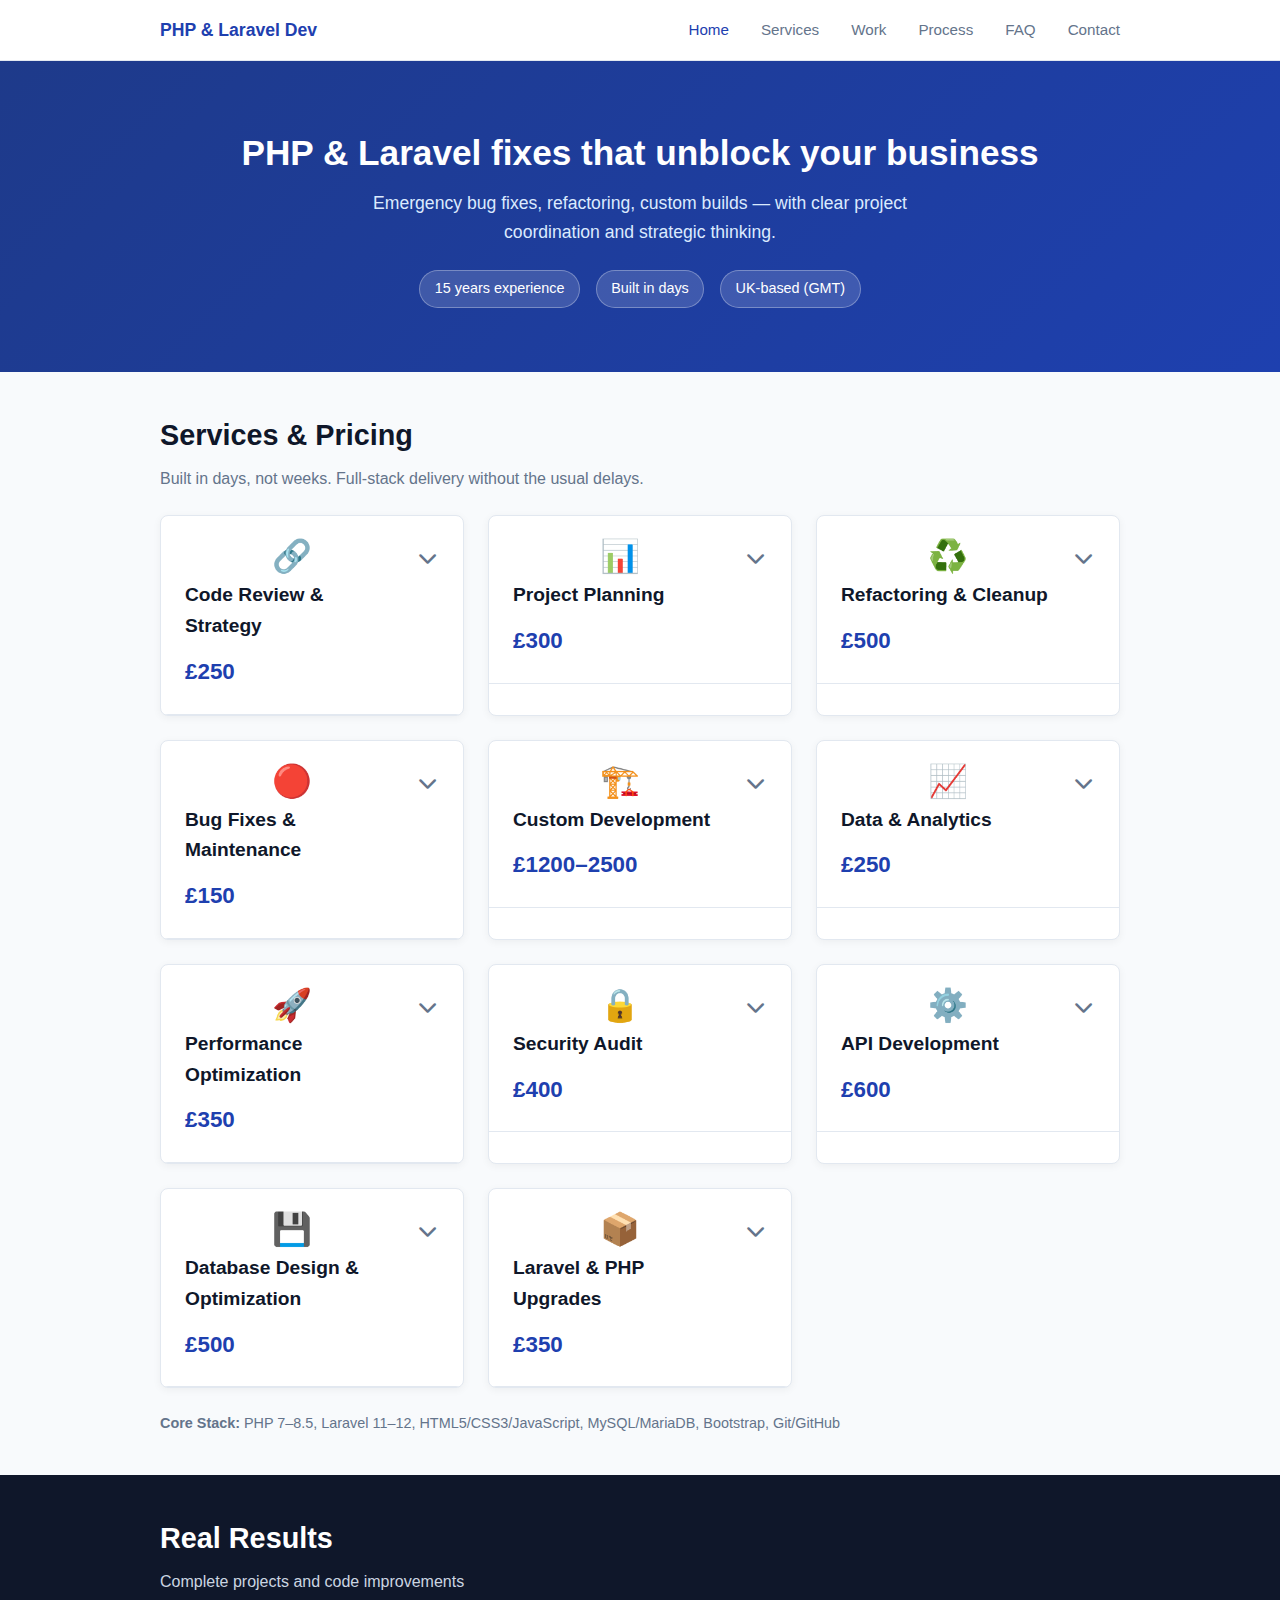
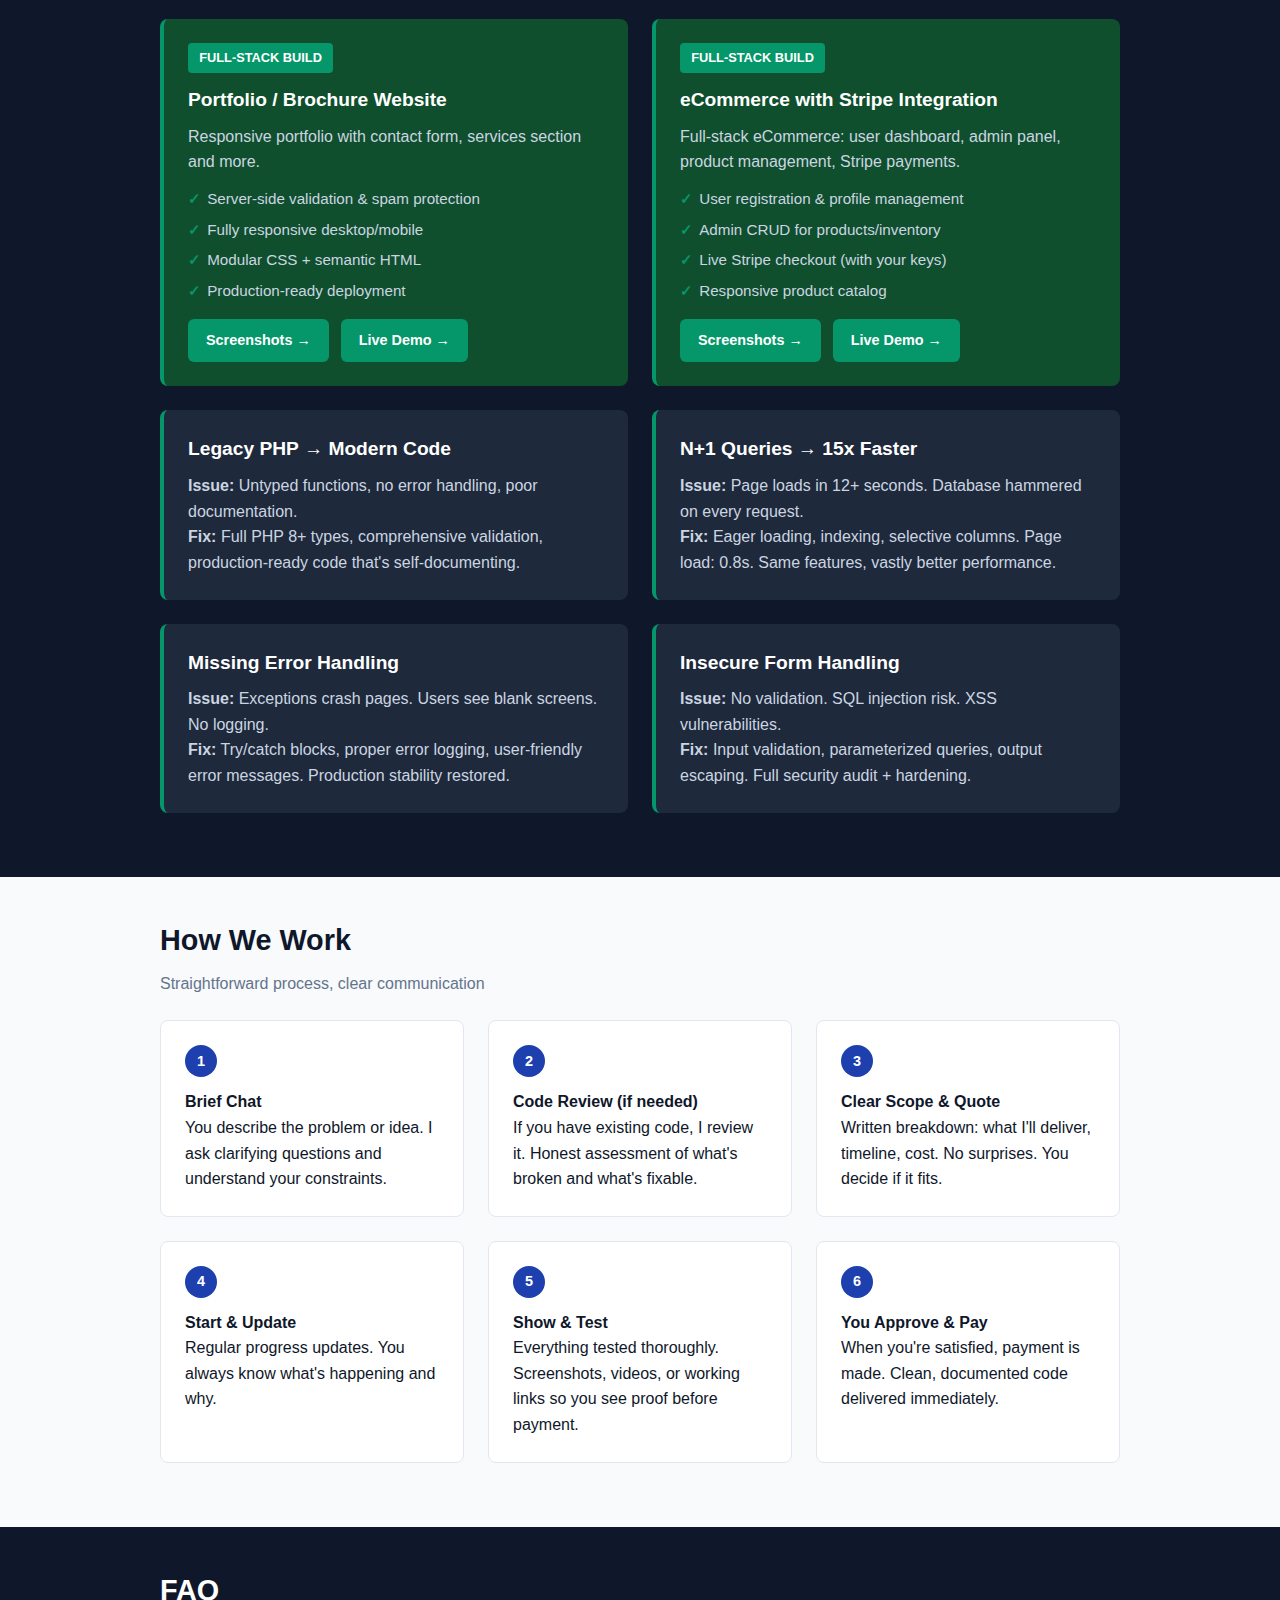
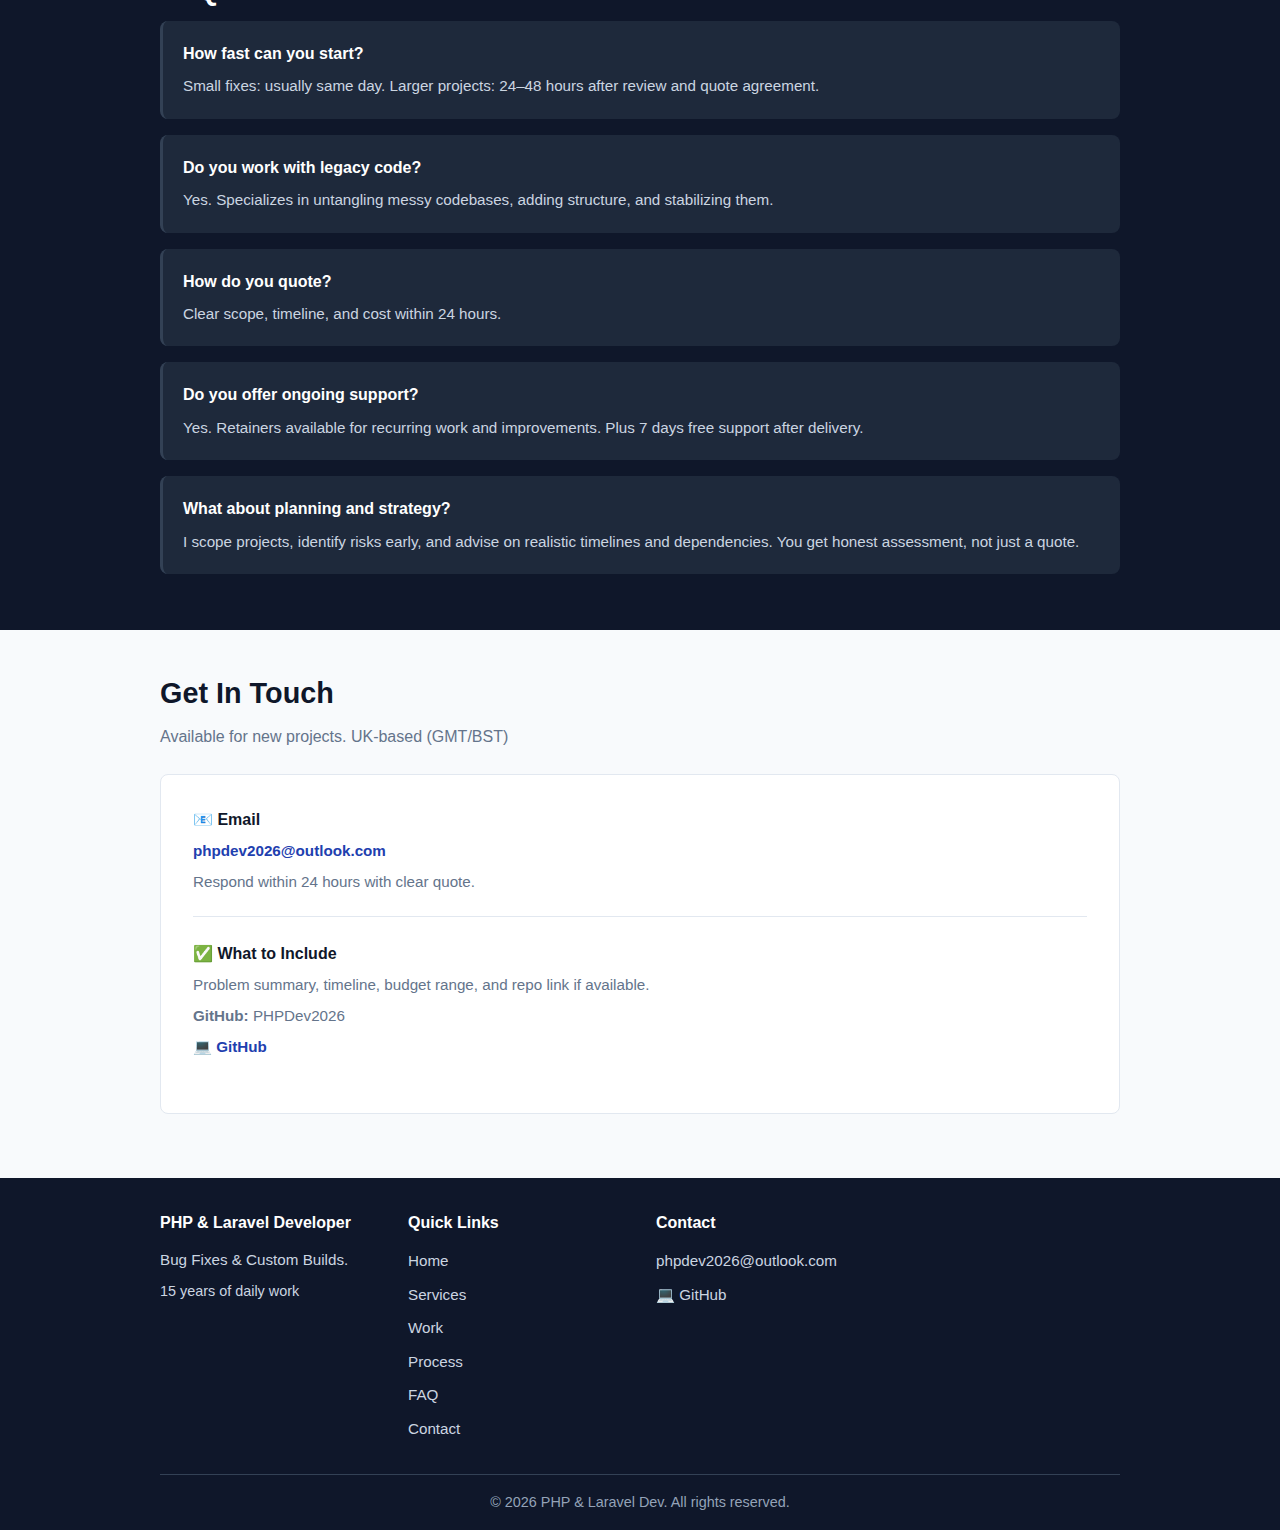
<file: index.html>
<!DOCTYPE html>
<html lang="en">
<head>
  <meta charset="UTF-8">
  <meta name="viewport" content="width=device-width, initial-scale=1.0">
  <meta name="description" content="PHP & Laravel developer: bug fixes, refactoring, full-stack builds, and project strategy. Fast delivery, clear communication.">
  <title>PHP & Laravel Developer | Bug Fixes & Custom Builds</title>
  <link href="https://cdnjs.cloudflare.com/ajax/libs/font-awesome/6.4.0/css/all.min.css" rel="stylesheet">
  <style>
    :root {
      --primary: #1e40af;
      --primary-dark: #1e3a8a;
      --dark: #0f172a;
      --light: #f8fafc;
      --border: #e2e8f0;
      --success: #059669;
      --text-secondary: #64748b;
    }

    * {
      margin: 0;
      padding: 0;
      box-sizing: border-box;
    }

    html {
      scroll-behavior: smooth;
    }

    body {
      font-family: -apple-system, BlinkMacSystemFont, 'Segoe UI', Roboto, sans-serif;
      line-height: 1.6;
      color: var(--dark);
      background: var(--light);
    }

    .container {
      max-width: 1000px;
      margin: 0 auto;
      padding: 0 20px;
    }

    nav {
      background: white;
      border-bottom: 1px solid var(--border);
      position: sticky;
      top: 0;
      z-index: 1000;
    }

    nav .container {
      display: flex;
      justify-content: space-between;
      align-items: center;
      padding: 1rem 20px;
    }

    .logo {
      font-size: 1.1rem;
      font-weight: 700;
      color: var(--primary);
    }

    .nav-menu {
      display: flex;
      list-style: none;
      gap: 2rem;
    }

    .nav-menu a {
      text-decoration: none;
      color: var(--text-secondary);
      font-size: 0.95rem;
      font-weight: 500;
      transition: color 0.2s;
    }

    .nav-menu a:hover,
    .nav-menu a.active {
      color: var(--primary);
    }

    .mobile-toggle {
      display: none;
      background: none;
      border: none;
      cursor: pointer;
      flex-direction: column;
      gap: 5px;
    }

    .mobile-toggle span {
      width: 24px;
      height: 2px;
      background: var(--dark);
    }

    .hero {
      background: linear-gradient(135deg, var(--primary-dark) 0%, var(--primary) 100%);
      color: white;
      padding: 4rem 0;
      text-align: center;
    }

    .hero h1 {
      font-size: 2.2rem;
      margin-bottom: 0.5rem;
      font-weight: 700;
    }

    .hero .tagline {
      font-size: 1.1rem;
      color: #dbeafe;
      margin-bottom: 1.5rem;
      max-width: 600px;
      margin-left: auto;
      margin-right: auto;
    }

    .hero-badges {
      display: flex;
      flex-wrap: wrap;
      justify-content: center;
      gap: 1rem;
    }

    .badge {
      background: rgba(255, 255, 255, 0.15);
      border: 1px solid rgba(255, 255, 255, 0.3);
      color: white;
      padding: 0.4rem 0.9rem;
      border-radius: 20px;
      font-size: 0.9rem;
    }

    section {
      padding: 2.5rem 0;
    }

    section.alt {
      background: var(--dark);
      color: white;
      margin-left: calc(-50vw + 50%);
      margin-right: calc(-50vw + 50%);
      padding: 2.5rem calc(50vw - 50%);
    }

    section.alt h2,
    section.alt h3,
    section.alt h4 {
      color: white;
    }

    section.alt .section-subtitle {
      color: #cbd5e1;
    }

    section.alt .card {
      background: #1e293b;
      border-color: #334155;
      color: white;
    }

    section.alt .card h3,
    section.alt .card h4 {
      color: white;
    }

    section.alt .card p {
      color: #cbd5e1;
    }

    section.alt .card:hover {
      border-color: var(--primary);
    }

    h2 {
      font-size: 1.8rem;
      margin-bottom: 0.5rem;
      color: var(--dark);
      font-weight: 700;
    }

    h3 {
      font-size: 1.2rem;
      margin-bottom: 0.5rem;
      color: var(--dark);
      font-weight: 600;
    }

    h4 {
      font-size: 1rem;
      color: var(--dark);
      font-weight: 600;
    }

    .section-subtitle {
      color: var(--text-secondary);
      font-size: 1rem;
      margin-bottom: 1.5rem;
    }

    .grid-2 {
      display: grid;
      grid-template-columns: repeat(2, 1fr);
      gap: 1.5rem;
      margin: 1.5rem 0;
    }

    .grid-3 {
      display: grid;
      grid-template-columns: repeat(3, 1fr);
      gap: 1.5rem;
      margin: 1.5rem 0;
    }

    .card {
      background: white;
      padding: 1.5rem;
      border-radius: 8px;
      border: 1px solid var(--border);
      transition: border-color 0.2s;
    }

    .card:hover {
      border-color: var(--primary);
    }

    .card h4 {
      margin-bottom: 0.5rem;
      color: var(--dark);
    }

    .card p {
      color: var(--text-secondary);
      font-size: 0.95rem;
      margin-bottom: 0.75rem;
    }

    .tech-stack {
      display: flex;
      flex-wrap: wrap;
      gap: 0.5rem;
      margin: 1rem 0;
    }

    .tech-badge {
      background: #f1f5f9;
      color: var(--primary);
      padding: 0.3rem 0.7rem;
      border-radius: 20px;
      font-size: 0.85rem;
      font-weight: 500;
    }

    section.alt .tech-badge {
      background: #334155;
      color: #e2e8f0;
    }

    /* Service Cards */
    .services-grid {
      display: grid;
      grid-template-columns: repeat(auto-fit, minmax(300px, 1fr));
      gap: 1.5rem;
      margin: 1.5rem 0;
    }

    .service-card {
      border: 1px solid var(--border);
      border-radius: 8px;
      overflow: hidden;
      background: white;
      transition: all 0.3s ease;
      box-shadow: 0 2px 8px rgba(0,0,0,0.05);
    }

    .service-card:hover {
      box-shadow: 0 4px 16px rgba(0,0,0,0.1);
      border-color: var(--primary);
    }

    .card-header-content {
      padding: 1.5rem;
      cursor: pointer;
      display: flex;
      justify-content: space-between;
      align-items: flex-start;
      gap: 1rem;
      user-select: none;
    }

    .card-header-content:hover {
      background: var(--light);
    }

    .card-title-section {
      flex: 1;
    }

    .service-icon {
      font-size: 2rem;
      min-width: 50px;
      text-align: center;
      line-height: 1;
    }

    .service-card h3 {
      font-size: 1.2rem;
      font-weight: 600;
      margin: 0.5rem 0 0 0;
      color: var(--dark);
    }

    .service-price {
      font-size: 1.4rem;
      font-weight: 700;
      color: var(--primary);
      margin: 0.75rem 0 0 0;
    }

    .toggle-icon {
      font-size: 1.2rem;
      color: var(--text-secondary);
      transition: transform 0.3s ease;
      min-width: 24px;
      text-align: center;
      margin-top: 0.25rem;
    }

    .service-card.expanded .toggle-icon {
      transform: rotate(180deg);
    }

    .card-body {
      max-height: 0;
      overflow: hidden;
      transition: max-height 0.3s ease;
      border-top: 1px solid var(--border);
    }

    .service-card.expanded .card-body {
      max-height: 500px;
    }

    .card-body-content {
      padding: 1.5rem;
    }

    .service-description {
      font-size: 0.95rem;
      line-height: 1.6;
      color: var(--dark);
      margin-bottom: 1rem;
    }

    .ideal-for {
      background: var(--light);
      padding: 1rem;
      border-radius: 6px;
      margin-bottom: 1rem;
      font-size: 0.9rem;
    }

    .ideal-for strong {
      color: var(--primary);
    }

    /* Project Cards */
    .project-card {
      background: white;
      padding: 1.5rem;
      border-radius: 8px;
      border-left: 4px solid var(--primary);
    }

    section.alt .project-card {
      background: #1e293b;
      border-left-color: var(--success);
      color: white;
    }

    section.alt .project-card h3 {
      color: white;
    }

    section.alt .project-card p {
      color: #cbd5e1;
    }

    .project-card.featured {
      border-left-color: var(--success);
    }

    section.alt .project-card.featured {
      background: #0f4f2d;
      border-left-color: var(--success);
    }

    .featured-badge {
      display: inline-block;
      background: var(--success);
      color: white;
      padding: 0.3rem 0.7rem;
      border-radius: 4px;
      font-size: 0.8rem;
      font-weight: 600;
      margin-bottom: 0.75rem;
    }

    .project-card ul {
      list-style: none;
      margin: 0.75rem 0;
    }

    .project-card li {
      padding-left: 1.2rem;
      position: relative;
      margin-bottom: 0.4rem;
      font-size: 0.95rem;
    }

    section.alt .project-card li {
      color: #cbd5e1;
    }

    .project-card li:before {
      content: "✓";
      position: absolute;
      left: 0;
      color: var(--success);
      font-weight: bold;
    }

    .project-links {
      display: flex;
      gap: 0.75rem;
      margin-top: 1rem;
      flex-wrap: wrap;
    }

    .project-links .btn {
      padding: 0.5rem 1rem;
      font-size: 0.9rem;
    }

    /* Process Steps */
    .step-group {
      display: grid;
      grid-template-columns: repeat(3, 1fr);
      gap: 1.5rem;
      margin: 1.5rem 0;
    }

    .step {
      background: white;
      padding: 1.5rem;
      border-radius: 8px;
      border: 1px solid var(--border);
    }

    section.alt .step {
      background: #1e293b;
      border-color: #334155;
      color: white;
    }

    section.alt .step h4 {
      color: white;
    }

    section.alt .step p {
      color: #cbd5e1;
    }

    .step-number {
      display: inline-flex;
      align-items: center;
      justify-content: center;
      background: var(--primary);
      color: white;
      width: 32px;
      height: 32px;
      border-radius: 50%;
      font-weight: 700;
      font-size: 0.9rem;
      margin-bottom: 0.75rem;
    }

    /* FAQ */
    .faq-item {
      background: white;
      padding: 1.25rem;
      border-radius: 8px;
      border-left: 3px solid var(--primary);
      margin-bottom: 1rem;
    }

    section.alt .faq-item {
      background: #1e293b;
      border-color: #334155;
      color: white;
    }

    .faq-item h4 {
      margin-bottom: 0.5rem;
      color: var(--dark);
    }

    section.alt .faq-item h4 {
      color: white;
    }

    .faq-item p {
      color: var(--text-secondary);
      font-size: 0.95rem;
    }

    section.alt .faq-item p {
      color: #cbd5e1;
    }

    /* Contact */
    .contact-box {
      background: white;
      padding: 2rem;
      border-radius: 8px;
      border: 1px solid var(--border);
      margin: 1.5rem 0;
    }

    section.alt .contact-box {
      background: #1e293b;
      border-color: #334155;
      color: white;
    }

    .contact-info {
      display: flex;
      flex-direction: column;
      gap: 1.5rem;
    }

    .contact-item {
      border-bottom: 1px solid var(--border);
      padding-bottom: 1rem;
    }

    section.alt .contact-item {
      border-bottom-color: #334155;
    }

    .contact-item:last-child {
      border-bottom: none;
    }

    .contact-item h4 {
      margin-bottom: 0.4rem;
    }

    .contact-item p {
      color: var(--text-secondary);
      font-size: 0.95rem;
      margin-bottom: 0.4rem;
    }

    section.alt .contact-item p {
      color: #cbd5e1;
    }

    .contact-item a {
      color: var(--primary);
      text-decoration: none;
      font-weight: 600;
    }

    section.alt .contact-item a {
      color: var(--success);
    }

    .contact-item a:hover {
      text-decoration: underline;
    }

    /* Buttons */
    .btn {
      display: inline-block;
      padding: 0.7rem 1.5rem;
      border-radius: 6px;
      text-decoration: none;
      font-weight: 600;
      font-size: 0.95rem;
      cursor: pointer;
      transition: all 0.2s;
      border: 2px solid transparent;
    }

    .btn-primary {
      background: var(--primary);
      color: white;
    }

    .btn-primary:hover {
      background: var(--primary-dark);
      transform: translateY(-2px);
    }

    .btn-dark {
      background: var(--dark);
      color: white;
    }

    .btn-dark:hover {
      background: #1e293b;
      transform: translateY(-2px);
    }

    section.alt .btn-primary {
      background: var(--success);
      color: white;
    }

    section.alt .btn-primary:hover {
      background: #047857;
      transform: translateY(-2px);
    }

    /* Footer */
    footer {
      background: var(--dark);
      color: white;
      padding: 2rem 0 1rem;
      margin-top: 0;
    }

    .footer-grid {
      display: grid;
      grid-template-columns: repeat(4, 1fr);
      gap: 2rem;
      margin-bottom: 1.5rem;
    }

    .footer-col h4 {
      margin-bottom: 0.75rem;
      color: white;
    }

    .footer-col ul {
      list-style: none;
    }

    .footer-col ul li {
      margin-bottom: 0.5rem;
    }

    .footer-col a {
      color: #cbd5e1;
      text-decoration: none;
      font-size: 0.95rem;
    }

    .footer-col a:hover {
      color: white;
    }

    .footer-col p {
      color: #cbd5e1;
      font-size: 0.95rem;
    }

    .footer-bottom {
      text-align: center;
      padding-top: 1rem;
      border-top: 1px solid #334155;
      color: #94a3b8;
      font-size: 0.9rem;
    }

    /* Responsive */
    @media (max-width: 1024px) {
      .grid-3 {
        grid-template-columns: repeat(2, 1fr);
      }

      .step-group {
        grid-template-columns: repeat(2, 1fr);
      }

      .footer-grid {
        grid-template-columns: repeat(2, 1fr);
      }
    }

    @media (max-width: 768px) {
      .mobile-toggle {
        display: flex;
      }

      .nav-menu {
        position: fixed;
        top: 60px;
        left: 0;
        right: 0;
        background: white;
        flex-direction: column;
        gap: 0;
        padding: 1rem;
        box-shadow: 0 10px 15px rgba(0, 0, 0, 0.1);
        max-height: 0;
        overflow: hidden;
        transition: max-height 0.3s ease;
      }

      .nav-menu.active {
        max-height: 500px;
      }

      .nav-menu a {
        padding: 0.75rem 0;
        display: block;
        border-bottom: 1px solid var(--border);
      }

      .hero {
        padding: 2.5rem 0;
      }

      .hero h1 {
        font-size: 1.8rem;
      }

      .hero .tagline {
        font-size: 1rem;
      }

      h2 {
        font-size: 1.5rem;
      }

      .grid-2,
      .grid-3,
      .services-grid {
        grid-template-columns: 1fr;
      }

      .step-group {
        grid-template-columns: 1fr;
      }

      .footer-grid {
        grid-template-columns: 1fr;
      }
    }
  </style>
</head>
<body>
<nav>
  <div class="container">
    <div class="logo">PHP & Laravel Dev</div>
    <button class="mobile-toggle" aria-label="Toggle menu">
      <span></span><span></span><span></span>
    </button>
    <ul class="nav-menu">
      <li><a href="#home" class="active">Home</a></li>
      <li><a href="#services">Services</a></li>
      <li><a href="#work">Work</a></li>
      <li><a href="#process">Process</a></li>
      <li><a href="#faq">FAQ</a></li>
      <li><a href="#contact">Contact</a></li>
    </ul>
  </div>
</nav>

<section id="home" class="hero">
  <div class="container">
    <h1>PHP & Laravel fixes that unblock your business</h1>
    <p class="tagline">Emergency bug fixes, refactoring, custom builds — with clear project coordination and strategic thinking.</p>
    <div class="hero-badges">
      <span class="badge">15 years experience</span>
      <span class="badge">Built in days</span>
      <span class="badge">UK-based (GMT)</span>
    </div>
  </div>
</section>

<div class="container">
  <section id="services">
    <h2>Services & Pricing</h2>
    <p class="section-subtitle">Built in days, not weeks. Full-stack delivery without the usual delays.</p>
    
    <div class="services-grid">
      <div class="service-card">
        <div class="card-header-content" onclick="toggleCard(this)">
          <div class="card-title-section">
            <div class="service-icon">🔗</div>
            <h3>Code Review & Strategy</h3>
            <div class="service-price">£250</div>
          </div>
          <div class="toggle-icon"><i class="fas fa-chevron-down"></i></div>
        </div>
        <div class="card-body">
          <div class="card-body-content">
            <p class="service-description">Honest assessment of existing codebases. Architecture advice, security review, refactoring roadmaps tailored to your goals.</p>
            <div class="ideal-for">💡 <strong>Ideal for:</strong> Teams inheriting legacy code, or wanting expert perspective before investing in refactoring.</div>
            <div class="tech-stack">
              <span class="tech-badge">Architecture Review</span>
              <span class="tech-badge">Security Assessment</span>
            </div>
          </div>
        </div>
      </div>

      <div class="service-card">
        <div class="card-header-content" onclick="toggleCard(this)">
          <div class="card-title-section">
            <div class="service-icon">📊</div>
            <h3>Project Planning</h3>
            <div class="service-price">£300</div>
          </div>
          <div class="toggle-icon"><i class="fas fa-chevron-down"></i></div>
        </div>
        <div class="card-body">
          <div class="card-body-content">
            <p class="service-description">Scope definition, timeline estimation, risk assessment. I think through deliverables, dependencies, and realistic timelines upfront.</p>
            <div class="ideal-for">💡 <strong>Ideal for:</strong> Founders and PMs who need realistic timelines, clear scope, and early risk identification before committing resources.</div>
            <div class="tech-stack">
              <span class="tech-badge">Scoping</span>
              <span class="tech-badge">Risk Planning</span>
            </div>
          </div>
        </div>
      </div>

      <div class="service-card">
        <div class="card-header-content" onclick="toggleCard(this)">
          <div class="card-title-section">
            <div class="service-icon">♻️</div>
            <h3>Refactoring & Cleanup</h3>
            <div class="service-price">£500</div>
          </div>
          <div class="toggle-icon"><i class="fas fa-chevron-down"></i></div>
        </div>
        <div class="card-body">
          <div class="card-body-content">
            <p class="service-description">Legacy PHP → modern, typed, maintainable code. Security hardening, performance gains, technical debt removal.</p>
            <div class="ideal-for">💡 <strong>Ideal for:</strong> Anyone with older, messy code that's slowing down development or causing reliability issues.</div>
            <div class="tech-stack">
              <span class="tech-badge">Modernization</span>
              <span class="tech-badge">Type Safety</span>
            </div>
          </div>
        </div>
      </div>

      <div class="service-card">
        <div class="card-header-content" onclick="toggleCard(this)">
          <div class="card-title-section">
            <div class="service-icon">🔴</div>
            <h3>Bug Fixes & Maintenance</h3>
            <div class="service-price">£150</div>
          </div>
          <div class="toggle-icon"><i class="fas fa-chevron-down"></i></div>
        </div>
        <div class="card-body">
          <div class="card-body-content">
            <p class="service-description">Critical errors, broken features, database issues. Root-cause analysis, not band-aids. Most fixed within 24 hours.</p>
            <div class="ideal-for">💡 <strong>Ideal for:</strong> Production emergencies blocking customers or revenue. Get fixed fast and done right.</div>
            <div class="tech-stack">
              <span class="tech-badge">Error Analysis</span>
              <span class="tech-badge">Production Support</span>
            </div>
          </div>
        </div>
      </div>

      <div class="service-card">
        <div class="card-header-content" onclick="toggleCard(this)">
          <div class="card-title-section">
            <div class="service-icon">🏗️</div>
            <h3>Custom Development</h3>
            <div class="service-price">£1200–2500</div>
          </div>
          <div class="toggle-icon"><i class="fas fa-chevron-down"></i></div>
        </div>
        <div class="card-body">
          <div class="card-body-content">
            <p class="service-description">Full-stack builds: responsive UI, Laravel backends, user systems, database design. Delivered in days, not weeks.</p>
            <div class="ideal-for">💡 <strong>Ideal for:</strong> Building new features, MVPs, or complete applications from scratch without the usual delays.</div>
            <div class="tech-stack">
              <span class="tech-badge">Full-Stack</span>
              <span class="tech-badge">Database Design</span>
            </div>
          </div>
        </div>
      </div>

      <div class="service-card">
        <div class="card-header-content" onclick="toggleCard(this)">
          <div class="card-title-section">
            <div class="service-icon">📈</div>
            <h3>Data & Analytics</h3>
            <div class="service-price">£250</div>
          </div>
          <div class="toggle-icon"><i class="fas fa-chevron-down"></i></div>
        </div>
        <div class="card-body">
          <div class="card-body-content">
            <p class="service-description">SQL queries, performance metrics, user behavior analysis. Extract insights from your data and advise on optimization.</p>
            <div class="ideal-for">💡 <strong>Ideal for:</strong> Anyone wanting to understand what's happening in their data—usage patterns, bottlenecks, growth opportunities.</div>
            <div class="tech-stack">
              <span class="tech-badge">SQL Analytics</span>
              <span class="tech-badge">Performance Metrics</span>
            </div>
          </div>
        </div>
      </div>

      <div class="service-card">
        <div class="card-header-content" onclick="toggleCard(this)">
          <div class="card-title-section">
            <div class="service-icon">🚀</div>
            <h3>Performance Optimization</h3>
            <div class="service-price">£350</div>
          </div>
          <div class="toggle-icon"><i class="fas fa-chevron-down"></i></div>
        </div>
        <div class="card-body">
          <div class="card-body-content">
            <p class="service-description">Profile slow queries, optimize indexes, caching strategies, and database tuning. Turn sluggish apps into fast ones.</p>
            <div class="ideal-for">💡 <strong>Ideal for:</strong> Sites or apps that feel slow. Users dropping off, or just tired of waiting for pages to load.</div>
            <div class="tech-stack">
              <span class="tech-badge">Query Optimization</span>
              <span class="tech-badge">Caching Strategy</span>
            </div>
          </div>
        </div>
      </div>

      <div class="service-card">
        <div class="card-header-content" onclick="toggleCard(this)">
          <div class="card-title-section">
            <div class="service-icon">🔒</div>
            <h3>Security Audit</h3>
            <div class="service-price">£400</div>
          </div>
          <div class="toggle-icon"><i class="fas fa-chevron-down"></i></div>
        </div>
        <div class="card-body">
          <div class="card-body-content">
            <p class="service-description">Find vulnerabilities: SQL injection, XSS, insecure authentication, sensitive data exposure. Comprehensive hardening plan included.</p>
            <div class="ideal-for">💡 <strong>Ideal for:</strong> Anyone handling customer data, payments, or personal information who needs to know they're genuinely protected.</div>
            <div class="tech-stack">
              <span class="tech-badge">Vulnerability Assessment</span>
              <span class="tech-badge">Hardening</span>
            </div>
          </div>
        </div>
      </div>

      <div class="service-card">
        <div class="card-header-content" onclick="toggleCard(this)">
          <div class="card-title-section">
            <div class="service-icon">⚙️</div>
            <h3>API Development</h3>
            <div class="service-price">£600</div>
          </div>
          <div class="toggle-icon"><i class="fas fa-chevron-down"></i></div>
        </div>
        <div class="card-body">
          <div class="card-body-content">
            <p class="service-description">Build or extend RESTful APIs. Webhooks, integrations, authentication, rate limiting. Clean, documented, production-ready.</p>
            <div class="ideal-for">💡 <strong>Ideal for:</strong> Need to connect your app to third-party services, or expose your data via API for mobile/external integrations.</div>
            <div class="tech-stack">
              <span class="tech-badge">REST APIs</span>
              <span class="tech-badge">Integrations</span>
            </div>
          </div>
        </div>
      </div>

      <div class="service-card">
        <div class="card-header-content" onclick="toggleCard(this)">
          <div class="card-title-section">
            <div class="service-icon">💾</div>
            <h3>Database Design & Optimization</h3>
            <div class="service-price">£500</div>
          </div>
          <div class="toggle-icon"><i class="fas fa-chevron-down"></i></div>
        </div>
        <div class="card-body">
          <div class="card-body-content">
            <p class="service-description">Schema design, migrations, indexing strategies, query optimization. Build databases that scale with your business.</p>
            <div class="ideal-for">💡 <strong>Ideal for:</strong> Building new systems from scratch, or fixing databases that are becoming a bottleneck as you grow.</div>
            <div class="tech-stack">
              <span class="tech-badge">Schema Design</span>
              <span class="tech-badge">Indexing</span>
            </div>
          </div>
        </div>
      </div>

      <div class="service-card">
        <div class="card-header-content" onclick="toggleCard(this)">
          <div class="card-title-section">
            <div class="service-icon">📦</div>
            <h3>Laravel & PHP Upgrades</h3>
            <div class="service-price">£350</div>
          </div>
          <div class="toggle-icon"><i class="fas fa-chevron-down"></i></div>
        </div>
        <div class="card-body">
          <div class="card-body-content">
            <p class="service-description">Modernize Laravel versions, upgrade PHP 7→8, handle deprecations. Keep your stack current and secure.</p>
            <div class="ideal-for">💡 <strong>Ideal for:</strong> Older Laravel/PHP projects that need updating but you're unsure about breaking changes or the effort involved.</div>
            <div class="tech-stack">
              <span class="tech-badge">Version Upgrades</span>
              <span class="tech-badge">Deprecation Fixes</span>
            </div>
          </div>
        </div>
      </div>
    </div>

    <p style="color: var(--text-secondary); margin-top: 1.5rem; font-size: 0.9rem;">
      <strong>Core Stack:</strong> PHP 7–8.5, Laravel 11–12, HTML5/CSS3/JavaScript, MySQL/MariaDB, Bootstrap, Git/GitHub
    </p>
  </section>

  <section id="work" class="alt">
    <h2>Real Results</h2>
    <p class="section-subtitle">Complete projects and code improvements</p>

    <div class="grid-2">
      <div class="project-card featured">
        <span class="featured-badge">FULL-STACK BUILD</span>
        <h3>Portfolio / Brochure Website</h3>
        <p>Responsive portfolio with contact form, services section and more.</p>
        <ul>
          <li>Server-side validation & spam protection</li>
          <li>Fully responsive desktop/mobile</li>
          <li>Modular CSS + semantic HTML</li>
          <li>Production-ready deployment</li>
        </ul>
        <div class="project-links">
          <a href="https://github.com/PHPDev2026/screenshots-poc" class="btn btn-primary" target="_blank">Screenshots →</a>
          <a href="https://phpdev2026portfoliowebsite.netlify.app/" class="btn btn-primary" target="_blank">Live Demo →</a>
        </div>
      </div>

      <div class="project-card featured">
        <span class="featured-badge">FULL-STACK BUILD</span>
        <h3>eCommerce with Stripe Integration</h3>
        <p>Full-stack eCommerce: user dashboard, admin panel, product management, Stripe payments.</p>
        <ul>
          <li>User registration & profile management</li>
          <li>Admin CRUD for products/inventory</li>
          <li>Live Stripe checkout (with your keys)</li>
          <li>Responsive product catalog</li>
        </ul>
        <div class="project-links">
          <a href="https://github.com/PHPDev2026/screenshots-poc" class="btn btn-primary" target="_blank">Screenshots →</a>
          <a href="https://phpdev2026digitalcart.netlify.app/" class="btn btn-primary" target="_blank">Live Demo →</a>
        </div>
      </div>

      <div class="project-card">
        <h3>Legacy PHP → Modern Code</h3>
        <p><strong>Issue:</strong> Untyped functions, no error handling, poor documentation.</p>
        <p><strong>Fix:</strong> Full PHP 8+ types, comprehensive validation, production-ready code that's self-documenting.</p>
      </div>

      <div class="project-card">
        <h3>N+1 Queries → 15x Faster</h3>
        <p><strong>Issue:</strong> Page loads in 12+ seconds. Database hammered on every request.</p>
        <p><strong>Fix:</strong> Eager loading, indexing, selective columns. Page load: 0.8s. Same features, vastly better performance.</p>
      </div>

      <div class="project-card">
        <h3>Missing Error Handling</h3>
        <p><strong>Issue:</strong> Exceptions crash pages. Users see blank screens. No logging.</p>
        <p><strong>Fix:</strong> Try/catch blocks, proper error logging, user-friendly error messages. Production stability restored.</p>
      </div>

      <div class="project-card">
        <h3>Insecure Form Handling</h3>
        <p><strong>Issue:</strong> No validation. SQL injection risk. XSS vulnerabilities.</p>
        <p><strong>Fix:</strong> Input validation, parameterized queries, output escaping. Full security audit + hardening.</p>
      </div>
    </div>
  </section>

  <section id="process">
    <h2>How We Work</h2>
    <p class="section-subtitle">Straightforward process, clear communication</p>

    <div class="step-group">
      <div class="step">
        <div class="step-number">1</div>
        <h4>Brief Chat</h4>
        <p>You describe the problem or idea. I ask clarifying questions and understand your constraints.</p>
      </div>

      <div class="step">
        <div class="step-number">2</div>
        <h4>Code Review (if needed)</h4>
        <p>If you have existing code, I review it. Honest assessment of what's broken and what's fixable.</p>
      </div>

      <div class="step">
        <div class="step-number">3</div>
        <h4>Clear Scope & Quote</h4>
        <p>Written breakdown: what I'll deliver, timeline, cost. No surprises. You decide if it fits.</p>
      </div>

      <div class="step">
        <div class="step-number">4</div>
        <h4>Start & Update</h4>
        <p>Regular progress updates. You always know what's happening and why.</p>
      </div>

      <div class="step">
        <div class="step-number">5</div>
        <h4>Show & Test</h4>
        <p>Everything tested thoroughly. Screenshots, videos, or working links so you see proof before payment.</p>
      </div>

      <div class="step">
        <div class="step-number">6</div>
        <h4>You Approve & Pay</h4>
        <p>When you're satisfied, payment is made. Clean, documented code delivered immediately.</p>
      </div>
    </div>
  </section>

  <section id="faq" class="alt">
    <h2>FAQ</h2>
    <div class="faq-item">
      <h4>How fast can you start?</h4>
      <p>Small fixes: usually same day. Larger projects: 24–48 hours after review and quote agreement.</p>
    </div>
    <div class="faq-item">
      <h4>Do you work with legacy code?</h4>
      <p>Yes. Specializes in untangling messy codebases, adding structure, and stabilizing them.</p>
    </div>
    <div class="faq-item">
      <h4>How do you quote?</h4>
      <p>Clear scope, timeline, and cost within 24 hours.</p>
    </div>
    <div class="faq-item">
      <h4>Do you offer ongoing support?</h4>
      <p>Yes. Retainers available for recurring work and improvements. Plus 7 days free support after delivery.</p>
    </div>
    <div class="faq-item">
      <h4>What about planning and strategy?</h4>
      <p>I scope projects, identify risks early, and advise on realistic timelines and dependencies. You get honest assessment, not just a quote.</p>
    </div>
  </section>

  <section id="contact">
    <h2>Get In Touch</h2>
    <p class="section-subtitle">Available for new projects. UK-based (GMT/BST)</p>

    <div class="contact-box">
      <div class="contact-info">
        <div class="contact-item">
          <h4>📧 Email</h4>
          <p><a href="mailto:phpdev2026@outlook.com">phpdev2026@outlook.com</a></p>
          <p>Respond within 24 hours with clear quote.</p>
        </div>
        <div class="contact-item">
          <h4>✅ What to Include</h4>
          <p>Problem summary, timeline, budget range, and repo link if available.</p>
          <p><strong>GitHub:</strong> PHPDev2026</p>
          <p><a href="https://github.com/PHPDev2026">💻 GitHub</a></p>
        </div>
      </div>
    </div>
  </section>
</div>

<footer>
  <div class="container">
    <div class="footer-grid">
      <div class="footer-col">
        <h4>PHP & Laravel Developer</h4>
        <p>Bug Fixes & Custom Builds.</p>
        <p style="margin-top: 0.5rem; font-size: 0.9rem;">15 years of daily work</p>
      </div>
      <div class="footer-col">
        <h4>Quick Links</h4>
        <ul>
        <li><a href="#home" class="active">Home</a></li>
        <li><a href="#services">Services</a></li>
        <li><a href="#work">Work</a></li>
        <li><a href="#process">Process</a></li>
        <li><a href="#faq">FAQ</a></li>
        <li><a href="#contact">Contact</a></li>
        </ul>
      </div>
      <div class="footer-col">
        <h4>Contact</h4>
        <ul>
          <li><a href="mailto:phpdev2026@outlook.com">phpdev2026@outlook.com</a></li>
          <li><a href="https://github.com/PHPDev2026" target="_blank">💻 GitHub</a></li>
        </ul>
      </div>
    </div>
    <div class="footer-bottom">
      <p>© 2026 PHP & Laravel Dev. All rights reserved.</p>
    </div>
  </div>
</footer>

<script>
const toggle = document.querySelector('.mobile-toggle');
const menu = document.querySelector('.nav-menu');

toggle.addEventListener('click', () => {
  menu.classList.toggle('active');
});

function toggleCard(headerElement) {
  const card = headerElement.closest('.service-card');
  const isExpanded = card.classList.contains('expanded');
  
  document.querySelectorAll('.service-card.expanded').forEach(openCard => {
    if (openCard !== card) {
      openCard.classList.remove('expanded');
    }
  });
  
  card.classList.toggle('expanded');
}

document.querySelectorAll('a[href^="#"]').forEach(link => {
  link.addEventListener('click', function(e) {
    e.preventDefault();
    const href = this.getAttribute('href');
    if (href === '#') return;

    const target = document.querySelector(href);
    if (target) {
      document.querySelectorAll('.nav-menu a').forEach(a => a.classList.remove('active'));
      this.classList.add('active');
      window.scrollTo({ top: target.offsetTop - 70, behavior: 'smooth' });
      
      if (window.innerWidth <= 768) {
        menu.classList.remove('active');
      }
    }
  });
});
</script>
</file>
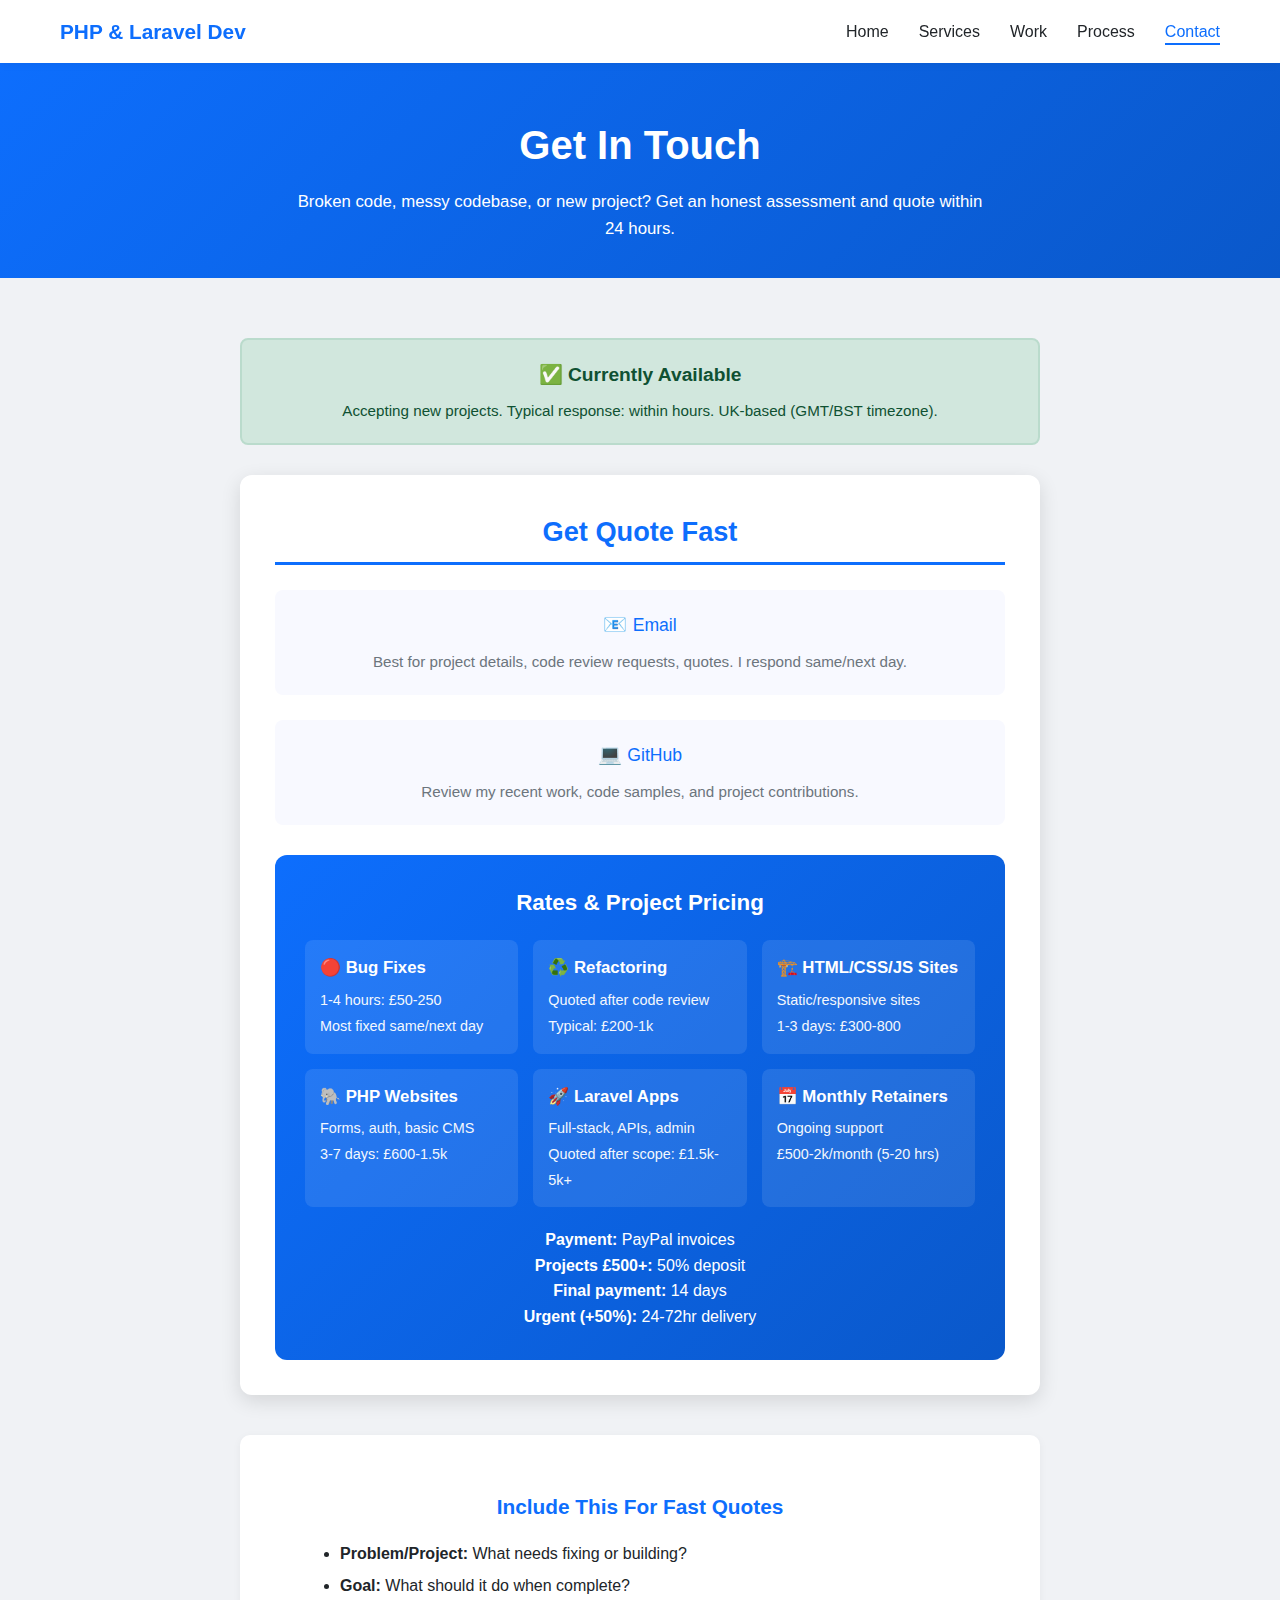
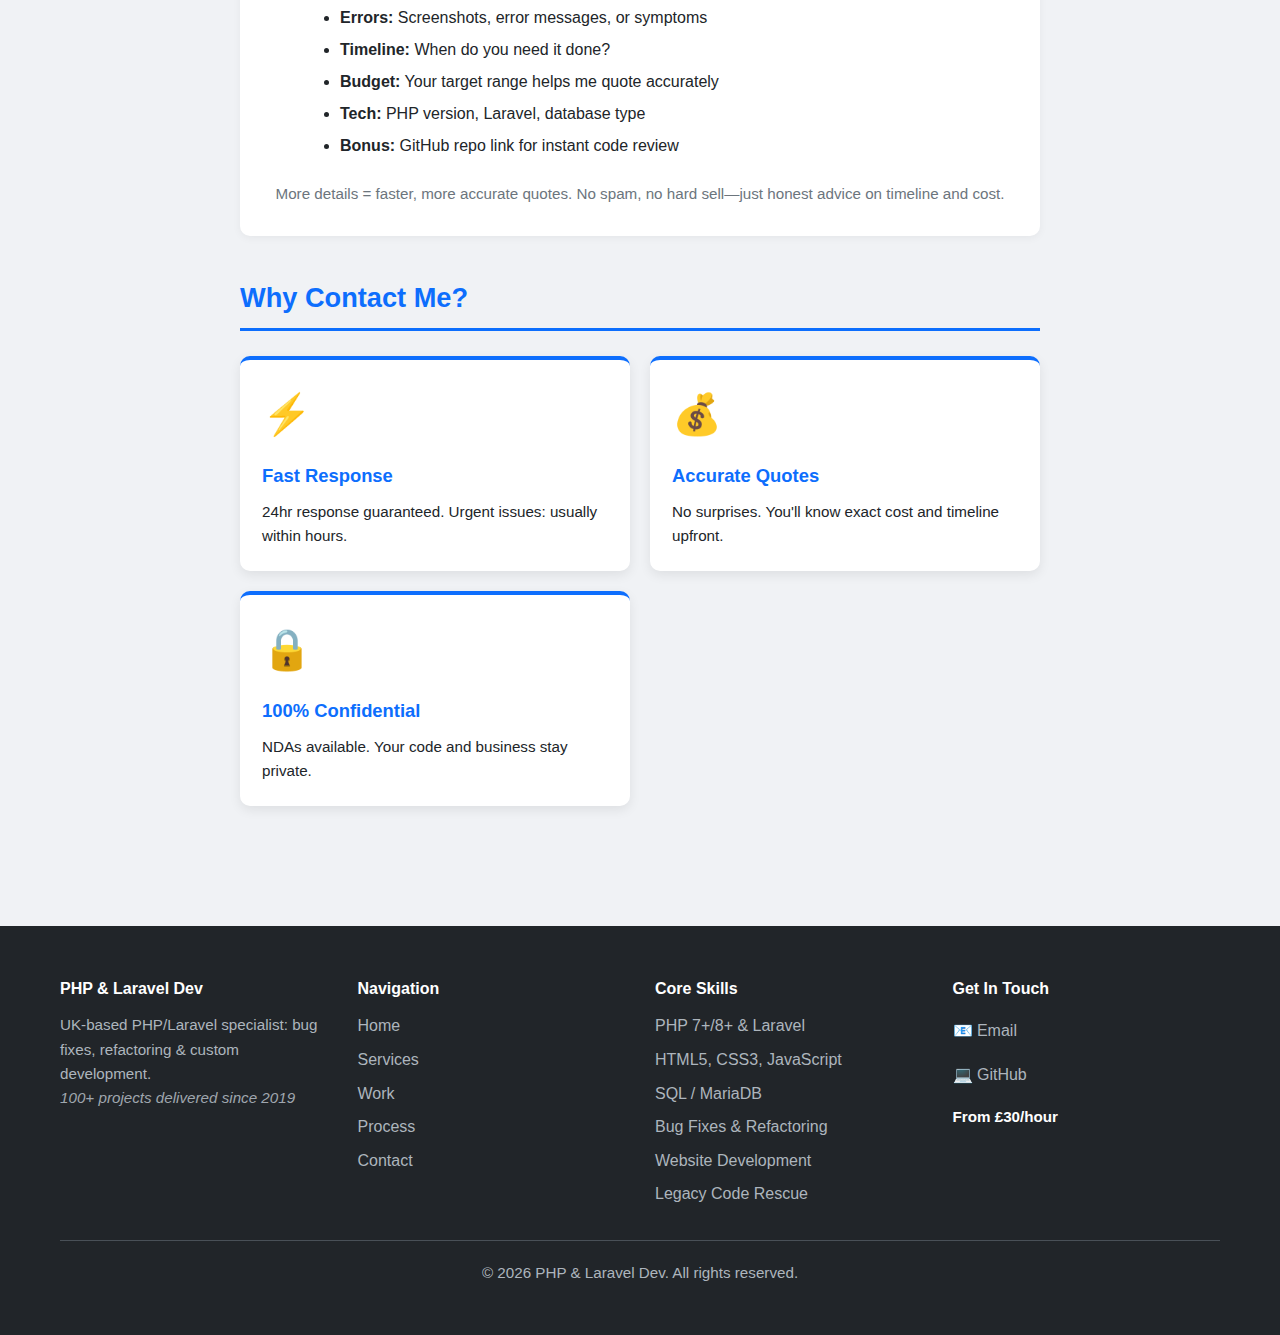
<file: contact.html>
<!DOCTYPE html>
<html lang="en">
<head>
<meta charset="UTF-8">
<meta name="viewport" content="width=device-width, initial-scale=1.0">
<meta name="description" content="Contact PHP & Laravel Developer for bug fixes, refactoring & custom development. UK-based, fast quotes, transparent pricing.">
<title>Contact | PHP & Laravel Developer - Rates & Availability</title>
<link rel="stylesheet" href="style.css">
</head>
<body>
<nav>
  <div class="container">
    <div class="logo">PHP & Laravel Dev</div>
    <button class="mobile-toggle" aria-label="Toggle navigation">
      <span></span>
      <span></span>
      <span></span>
    </button>
    <ul class="nav-menu">
      <li><a href="index.html">Home</a></li>
      <li><a href="services.html">Services</a></li>
      <li><a href="work.html">Work</a></li>
      <li><a href="process.html">Process</a></li>
      <li><a href="contact.html" class="active">Contact</a></li>
    </ul>
  </div>
</nav>

<div class="page-header">
  <h1>Get In Touch</h1>
  <p>Broken code, messy codebase, or new project? Get an honest assessment and quote within 24 hours.</p>
</div>

<div class="container">
  <div class="contact-content">    
    <div class="availability">
      <h3>✅ Currently Available</h3>
      <p>Accepting new projects. Typical response: within hours. UK-based (GMT/BST timezone).</p>
    </div>

    <div class="contact-box">
      <h2>Get Quote Fast</h2>      
      <div class="contact-item">
        <h3>📧 <a href="mailto:phpdev2026@outlook.com">Email</a></h3>
        <p>Best for project details, code review requests, quotes. I respond same/next day.</p>
      </div>     
      <div class="contact-item">
        <h3>💻 <a href="https://github.com/PHPDev2026" target="_blank" rel="noopener">GitHub</a></h3>
        <p>Review my recent work, code samples, and project contributions.</p>
      </div>      

      <div class="rate-box">
        <h3>Rates & Project Pricing</h3>
        <div class="pricing-grid">
          <div class="pricing-item">
            <strong>🔴 Bug Fixes</strong>
            <span>1-4 hours: £50-250<br>Most fixed same/next day</span>
          </div>
          <div class="pricing-item">
            <strong>♻️ Refactoring</strong>
            <span>Quoted after code review<br>Typical: £200-1k</span>
          </div>
          <div class="pricing-item">
            <strong>🏗️ HTML/CSS/JS Sites</strong>
            <span>Static/responsive sites<br>1-3 days: £300-800</span>
          </div>
          <div class="pricing-item">
            <strong>🐘 PHP Websites</strong>
            <span>Forms, auth, basic CMS<br>3-7 days: £600-1.5k</span>
          </div>
          <div class="pricing-item">
            <strong>🚀 Laravel Apps</strong>
            <span>Full-stack, APIs, admin<br>Quoted after scope: £1.5k-5k+</span>
          </div>
          <div class="pricing-item">
            <strong>📅 Monthly Retainers</strong>
            <span>Ongoing support<br>£500-2k/month (5-20 hrs)</span>
          </div>
        </div>      
        <div class="payment-terms">
          <p><strong>Payment:</strong> PayPal invoices<br>
          <strong>Projects £500+:</strong> 50% deposit<br>
          <strong>Final payment:</strong> 14 days<br>
          <strong>Urgent (+50%):</strong> 24-72hr delivery</p>
        </div>
      </div>
    </div>

    <div class="what-to-include">
      <h3>Include This For Fast Quotes</h3>
      <ul>
        <li><strong>Problem/Project:</strong> What needs fixing or building?</li>
        <li><strong>Goal:</strong> What should it do when complete?</li>
        <li><strong>Errors:</strong> Screenshots, error messages, or symptoms</li>
        <li><strong>Timeline:</strong> When do you need it done?</li>
        <li><strong>Budget:</strong> Your target range helps me quote accurately</li>
        <li><strong>Tech:</strong> PHP version, Laravel, database type</li>
        <li><strong>Bonus:</strong> GitHub repo link for instant code review</li>
      </ul>
      <p>More details = faster, more accurate quotes. No spam, no hard sell—just honest advice on timeline and cost.</p>
    </div>

    <section>
      <h2>Why Contact Me?</h2>
      <div class="why-grid">
        <div class="why-card">
          <div class="card-icon">⚡</div>
          <h3>Fast Response</h3>
          <p>24hr response guaranteed. Urgent issues: usually within hours.</p>
        </div>
        <div class="why-card">
          <div class="card-icon">💰</div>
          <h3>Accurate Quotes</h3>
          <p>No surprises. You'll know exact cost and timeline upfront.</p>
        </div>
        <div class="why-card">
          <div class="card-icon">🔒</div>
          <h3>100% Confidential</h3>
          <p>NDAs available. Your code and business stay private.</p>
        </div>
      </div>
    </section>
  </div>
</div>

<footer>
  <div class="container">
    <div class="footer-grid">
      <div class="footer-col">
        <h4>PHP & Laravel Dev</h4>
        <p>UK-based PHP/Laravel specialist: bug fixes, refactoring & custom development.</p>
        <p class="footer-tagline">100+ projects delivered since 2019</p>
      </div>
      <div class="footer-col">
        <h4>Navigation</h4>
        <ul>
          <li><a href="index.html">Home</a></li>
          <li><a href="services.html">Services</a></li>
          <li><a href="work.html">Work</a></li>
          <li><a href="process.html">Process</a></li>
          <li><a href="contact.html">Contact</a></li>
        </ul>
      </div>
      <div class="footer-col">
        <h4>Core Skills</h4>
        <ul>
          <li>PHP 7+/8+ & Laravel</li>
          <li>HTML5, CSS3, JavaScript</li>
          <li>SQL / MariaDB</li>
          <li>Bug Fixes & Refactoring</li>
          <li>Website Development</li>
          <li>Legacy Code Rescue</li>
        </ul>
      </div>
      <div class="footer-col">
        <h4>Get In Touch</h4>
        <ul class="social-links">
          <li><a href="mailto:phpdev2026@outlook.com">📧 Email</a></li>
          <li><a href="https://www.github.com/PHPDev2026" target="_blank" rel="noopener">💻 GitHub</a></li>
        </ul>
        <p class="rate-info">From £30/hour</p>
      </div>
    </div>
    <div class="footer-bottom">
      <p>© 2026 PHP & Laravel Dev. All rights reserved.</p>
    </div>
  </div>
</footer>

<script>
// Mobile menu toggle
document.querySelector('.mobile-toggle').addEventListener('click', function() {
  document.querySelector('.nav-menu').classList.toggle('active');
  this.classList.toggle('active');
});
</script>
</body>
</html>
</file>
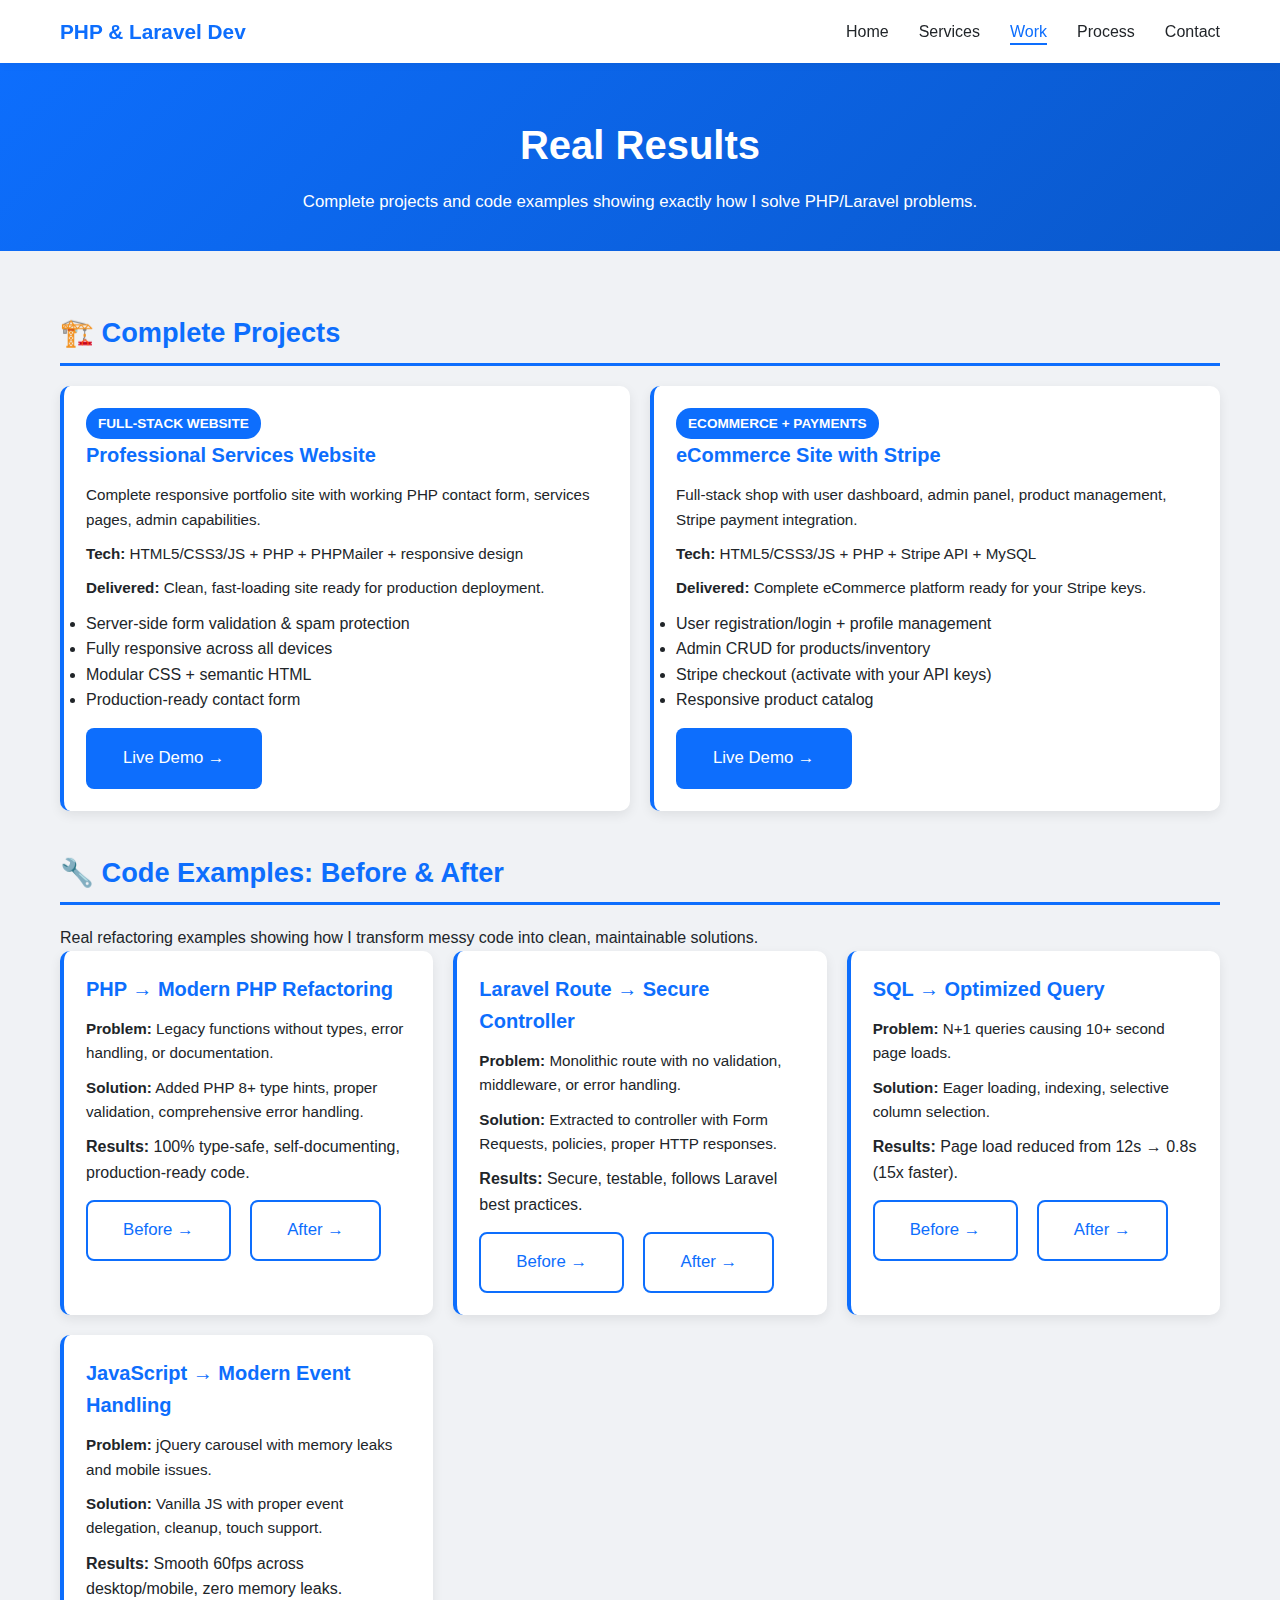
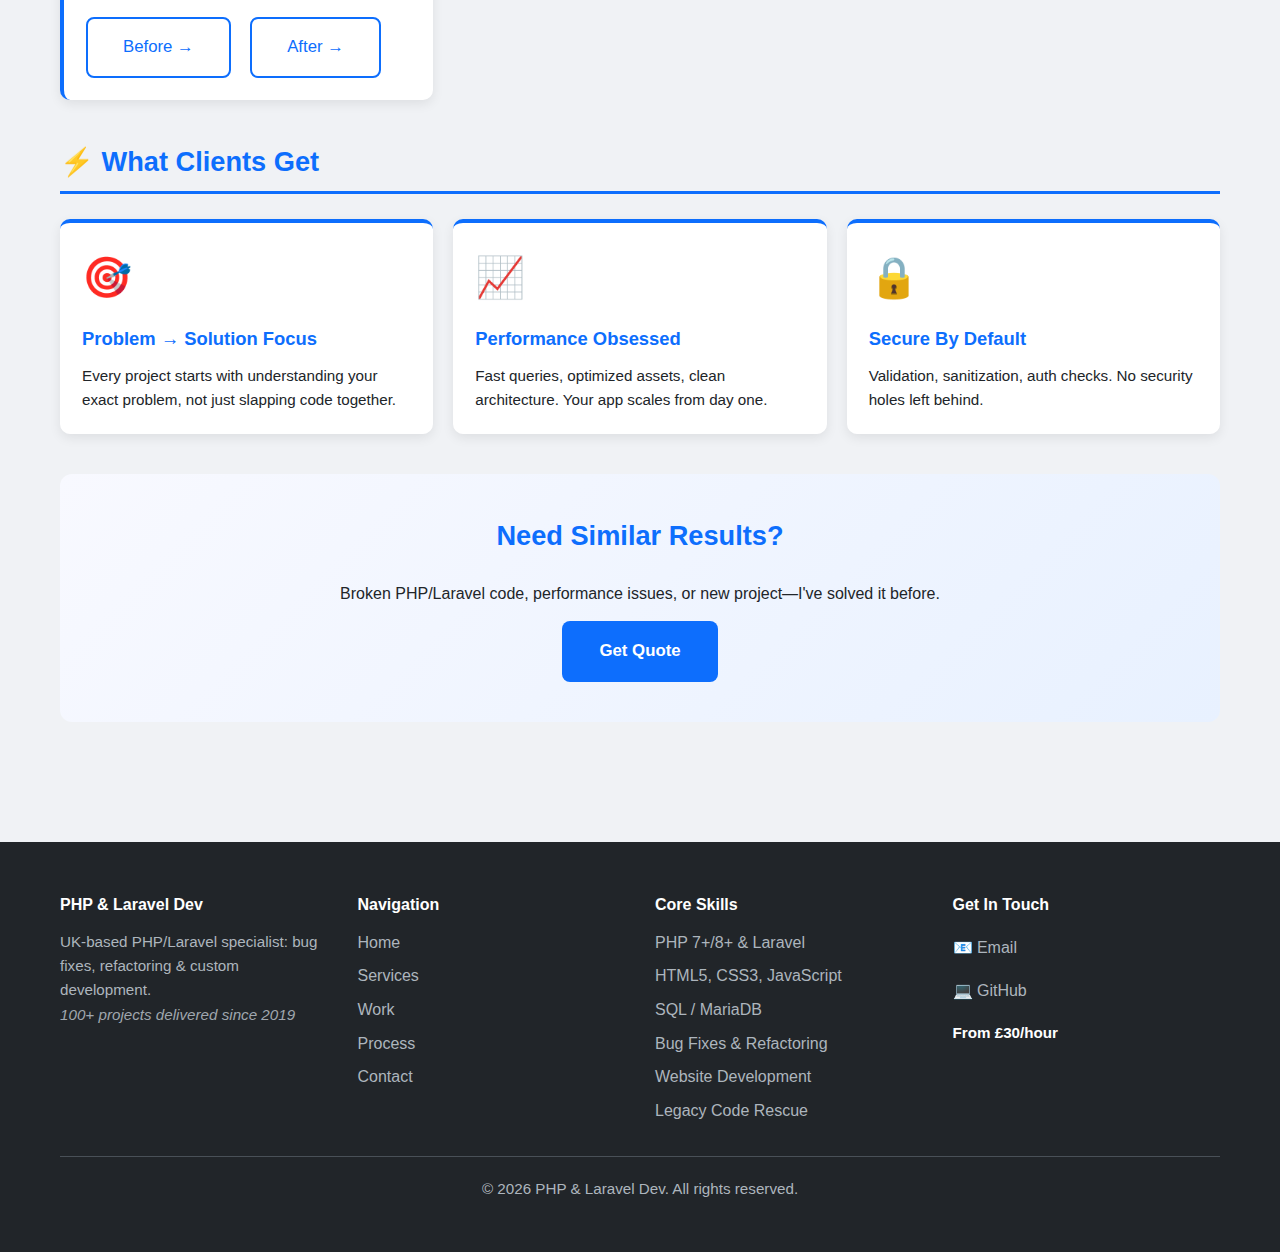
<file: process.html>
<!DOCTYPE html>
<html lang="en">
<head>
<meta charset="UTF-8">
<meta name="viewport" content="width=device-width, initial-scale=1.0">
<meta name="description" content="PHP & Laravel Developer portfolio: bug fix examples, refactoring before/after, complete websites and Laravel applications.">
<title>Work | PHP & Laravel Developer - Code Examples & Projects</title>
<link rel="stylesheet" href="style.css">
</head>
<body>
<nav>
  <div class="container">
    <div class="logo">PHP & Laravel Dev</div>
    <button class="mobile-toggle" aria-label="Toggle navigation">
      <span></span>
      <span></span>
      <span></span>
    </button>
    <ul class="nav-menu">
      <li><a href="index.html">Home</a></li>
      <li><a href="services.html">Services</a></li>
      <li><a href="work.html" class="active">Work</a></li>
      <li><a href="process.html">Process</a></li>
      <li><a href="contact.html">Contact</a></li>
    </ul>
  </div>
</nav>

<div class="page-header">
  <h1>Real Results</h1>
  <p>Complete projects and code examples showing exactly how I solve PHP/Laravel problems.</p>
</div>

<div class="container">
  <section>
    <h2>🏗️ Complete Projects</h2>    
    <div class="projects">
      <div class="project-card featured">
        <span class="featured-badge">FULL-STACK WEBSITE</span>
        <h3>Professional Services Website</h3>
        <p>Complete responsive portfolio site with working PHP contact form, services pages, admin capabilities.</p>
        <p><strong>Tech:</strong> HTML5/CSS3/JS + PHP + PHPMailer + responsive design</p>
        <p><strong>Delivered:</strong> Clean, fast-loading site ready for production deployment.</p>
        <ul class="project-features">
          <li>Server-side form validation & spam protection</li>
          <li>Fully responsive across all devices</li>
          <li>Modular CSS + semantic HTML</li>
          <li>Production-ready contact form</li>
        </ul>
        <div class="project-links">
          <a href="https://github.com/LaravelDev2026/professional-service-website" target="_blank" rel="noopener" class="btn btn-primary">Live Demo →</a>
        </div>
      </div>

      <div class="project-card featured">
        <span class="featured-badge">ECOMMERCE + PAYMENTS</span>
        <h3>eCommerce Site with Stripe</h3>
        <p>Full-stack shop with user dashboard, admin panel, product management, Stripe payment integration.</p>
        <p><strong>Tech:</strong> HTML5/CSS3/JS + PHP + Stripe API + MySQL</p>
        <p><strong>Delivered:</strong> Complete eCommerce platform ready for your Stripe keys.</p>
        <ul class="project-features">
          <li>User registration/login + profile management</li>
          <li>Admin CRUD for products/inventory</li>
          <li>Stripe checkout (activate with your API keys)</li>
          <li>Responsive product catalog</li>
        </ul>
        <div class="project-links">
          <a href="https://github.com/PHPDev2026/digitalcart" target="_blank" rel="noopener" class="btn btn-primary">Live Demo →</a>
        </div>
      </div>
    </div>
  </section>

  <section>
    <h2>🔧 Code Examples: Before & After</h2>
    <p>Real refactoring examples showing how I transform messy code into clean, maintainable solutions.</p>    
    <div class="projects">
      <div class="project-card">
        <h3>PHP → Modern PHP Refactoring</h3>
        <p><strong>Problem:</strong> Legacy functions without types, error handling, or documentation.</p>
        <p><strong>Solution:</strong> Added PHP 8+ type hints, proper validation, comprehensive error handling.</p>
        <div class="improvements">
          <strong>Results:</strong> 100% type-safe, self-documenting, production-ready code.
        </div>
        <div class="project-links">
          <a href="./messy_functions.php" target="_blank" class="btn btn-outline">Before →</a>
          <a href="./clean_functions.php" target="_blank" class="btn btn-outline">After →</a>
        </div>
      </div>

      <div class="project-card">
        <h3>Laravel Route → Secure Controller</h3>
        <p><strong>Problem:</strong> Monolithic route with no validation, middleware, or error handling.</p>
        <p><strong>Solution:</strong> Extracted to controller with Form Requests, policies, proper HTTP responses.</p>
        <div class="improvements">
          <strong>Results:</strong> Secure, testable, follows Laravel best practices.
        </div>
        <div class="project-links">
          <a href="./messy_user_route.php" target="_blank" class="btn btn-outline">Before →</a>
          <a href="./clean_user_route.php" target="_blank" class="btn btn-outline">After →</a>
        </div>
      </div>

      <div class="project-card">
        <h3>SQL → Optimized Query</h3>
        <p><strong>Problem:</strong> N+1 queries causing 10+ second page loads.</p>
        <p><strong>Solution:</strong> Eager loading, indexing, selective column selection.</p>
        <div class="improvements">
          <strong>Results:</strong> Page load reduced from 12s → 0.8s (15x faster).
        </div>
        <div class="project-links">
          <a href="./bad_query.sql" target="_blank" class="btn btn-outline">Before →</a>
          <a href="./optimized_query.sql" target="_blank" class="btn btn-outline">After →</a>
        </div>
      </div>

      <div class="project-card">
        <h3>JavaScript → Modern Event Handling</h3>
        <p><strong>Problem:</strong> jQuery carousel with memory leaks and mobile issues.</p>
        <p><strong>Solution:</strong> Vanilla JS with proper event delegation, cleanup, touch support.</p>
        <div class="improvements">
          <strong>Results:</strong> Smooth 60fps across desktop/mobile, zero memory leaks.
        </div>
        <div class="project-links">
          <a href="./messy_carousel.js" target="_blank" class="btn btn-outline">Before →</a>
          <a href="./clean_carousel.js" target="_blank" class="btn btn-outline">After →</a>
        </div>
      </div>
    </div>
  </section>

  <section>
    <h2>⚡ What Clients Get</h2>
    <div class="why-grid">
      <div class="why-card">
        <div class="card-icon">🎯</div>
        <h3>Problem → Solution Focus</h3>
        <p>Every project starts with understanding your exact problem, not just slapping code together.</p>
      </div>
      <div class="why-card">
        <div class="card-icon">📈</div>
        <h3>Performance Obsessed</h3>
        <p>Fast queries, optimized assets, clean architecture. Your app scales from day one.</p>
      </div>
      <div class="why-card">
        <div class="card-icon">🔒</div>
        <h3>Secure By Default</h3>
        <p>Validation, sanitization, auth checks. No security holes left behind.</p>
      </div>
    </div>
  </section>

  <section class="cta-section">
    <h2>Need Similar Results?</h2>
    <p>Broken PHP/Laravel code, performance issues, or new project—I've solved it before.</p>
    <a href="contact.html" class="btn btn-primary">Get Quote</a>
  </section>
</div>

<footer>
  <div class="container">
    <div class="footer-grid">
      <div class="footer-col">
        <h4>PHP & Laravel Dev</h4>
        <p>UK-based PHP/Laravel specialist: bug fixes, refactoring & custom development.</p>
        <p class="footer-tagline">100+ projects delivered since 2019</p>
      </div>
      <div class="footer-col">
        <h4>Navigation</h4>
        <ul>
          <li><a href="index.html">Home</a></li>
          <li><a href="services.html">Services</a></li>
          <li><a href="work.html">Work</a></li>
          <li><a href="process.html">Process</a></li>
          <li><a href="contact.html">Contact</a></li>
        </ul>
      </div>
      <div class="footer-col">
        <h4>Core Skills</h4>
        <ul>
          <li>PHP 7+/8+ & Laravel</li>
          <li>HTML5, CSS3, JavaScript</li>
          <li>SQL / MariaDB</li>
          <li>Bug Fixes & Refactoring</li>
          <li>Website Development</li>
          <li>Legacy Code Rescue</li>
        </ul>
      </div>
      <div class="footer-col">
        <h4>Get In Touch</h4>
        <ul class="social-links">
          <li><a href="mailto:phpdev2026@outlook.com">📧 Email</a></li>
          <li><a href="https://www.github.com/PHPDev2026" target="_blank" rel="noopener">💻 GitHub</a></li>
        </ul>
        <p class="rate-info">From £30/hour</p>
      </div>
    </div>
    <div class="footer-bottom">
      <p>© 2026 PHP & Laravel Dev. All rights reserved.</p>
    </div>
  </div>
</footer>

<script>
// Mobile menu toggle
document.querySelector('.mobile-toggle').addEventListener('click', function() {
  document.querySelector('.nav-menu').classList.toggle('active');
  this.classList.toggle('active');
});
</script>
</body>
</html>
</file>
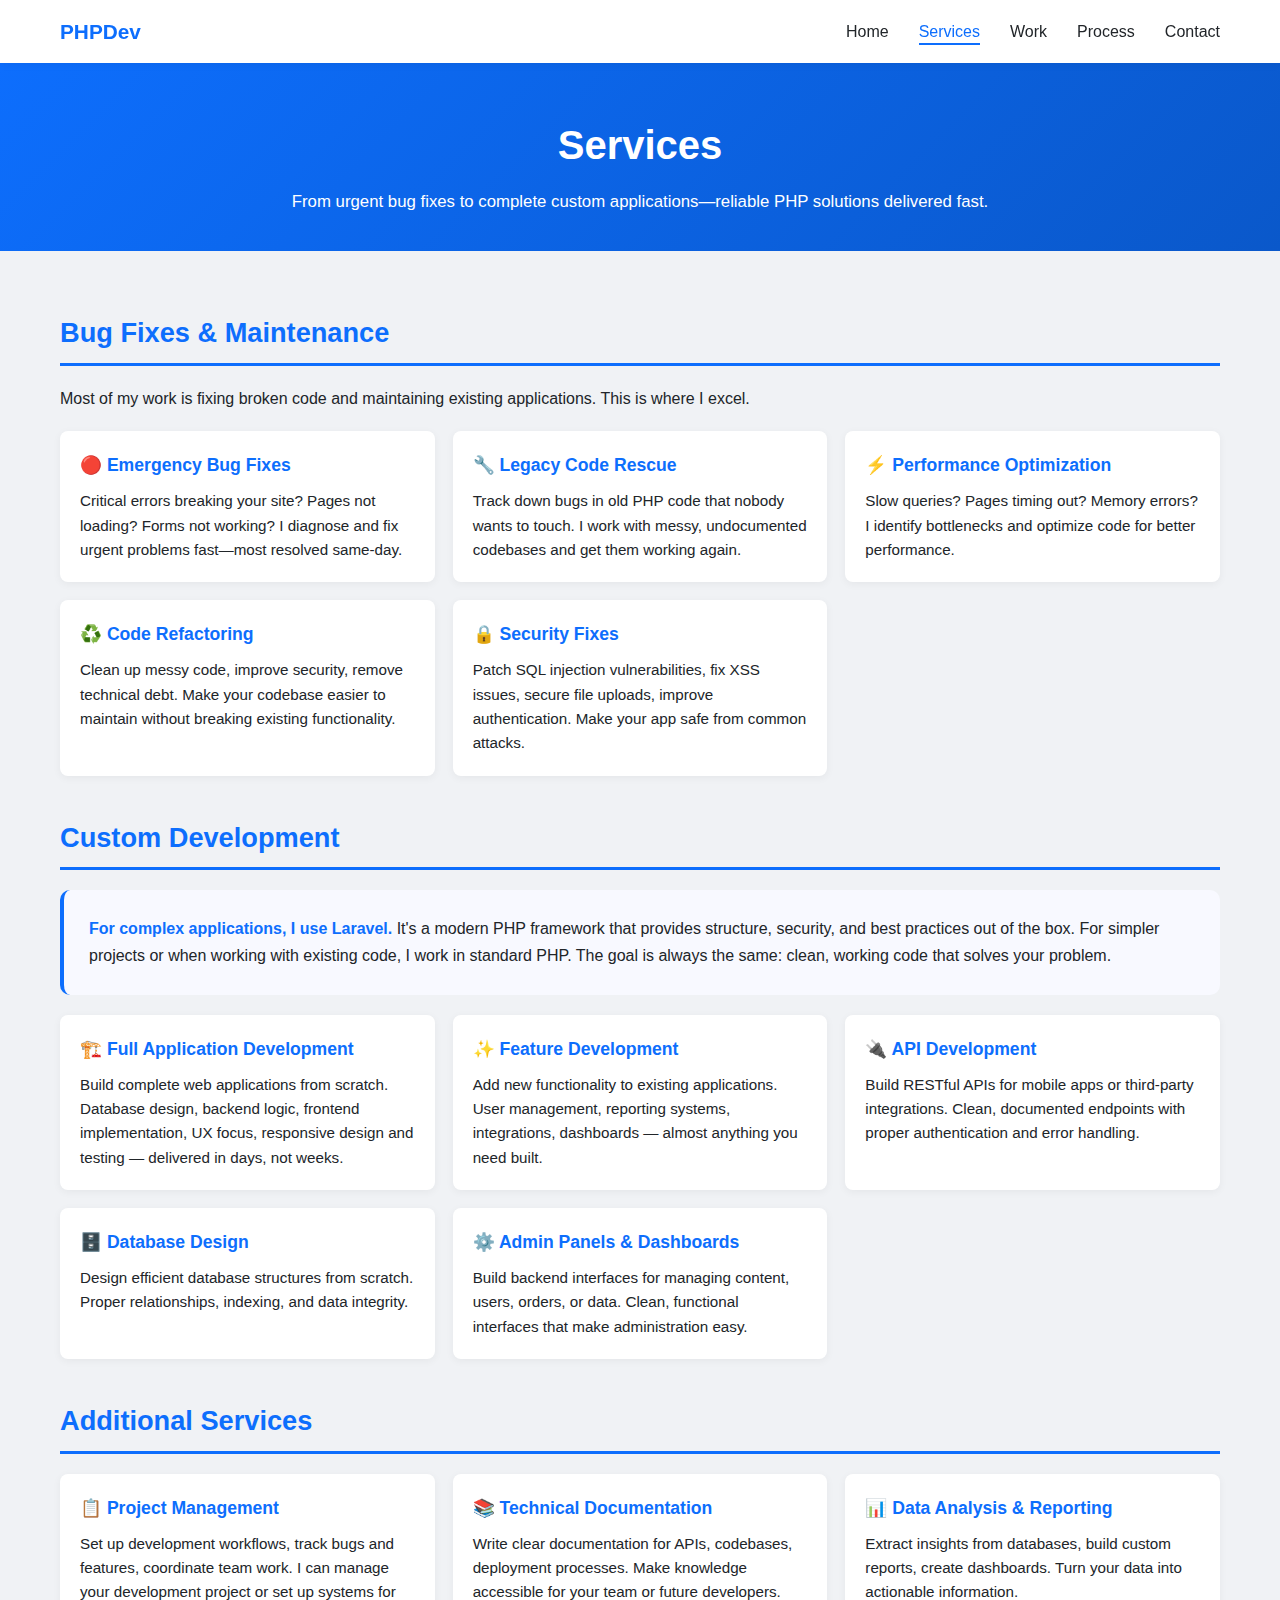
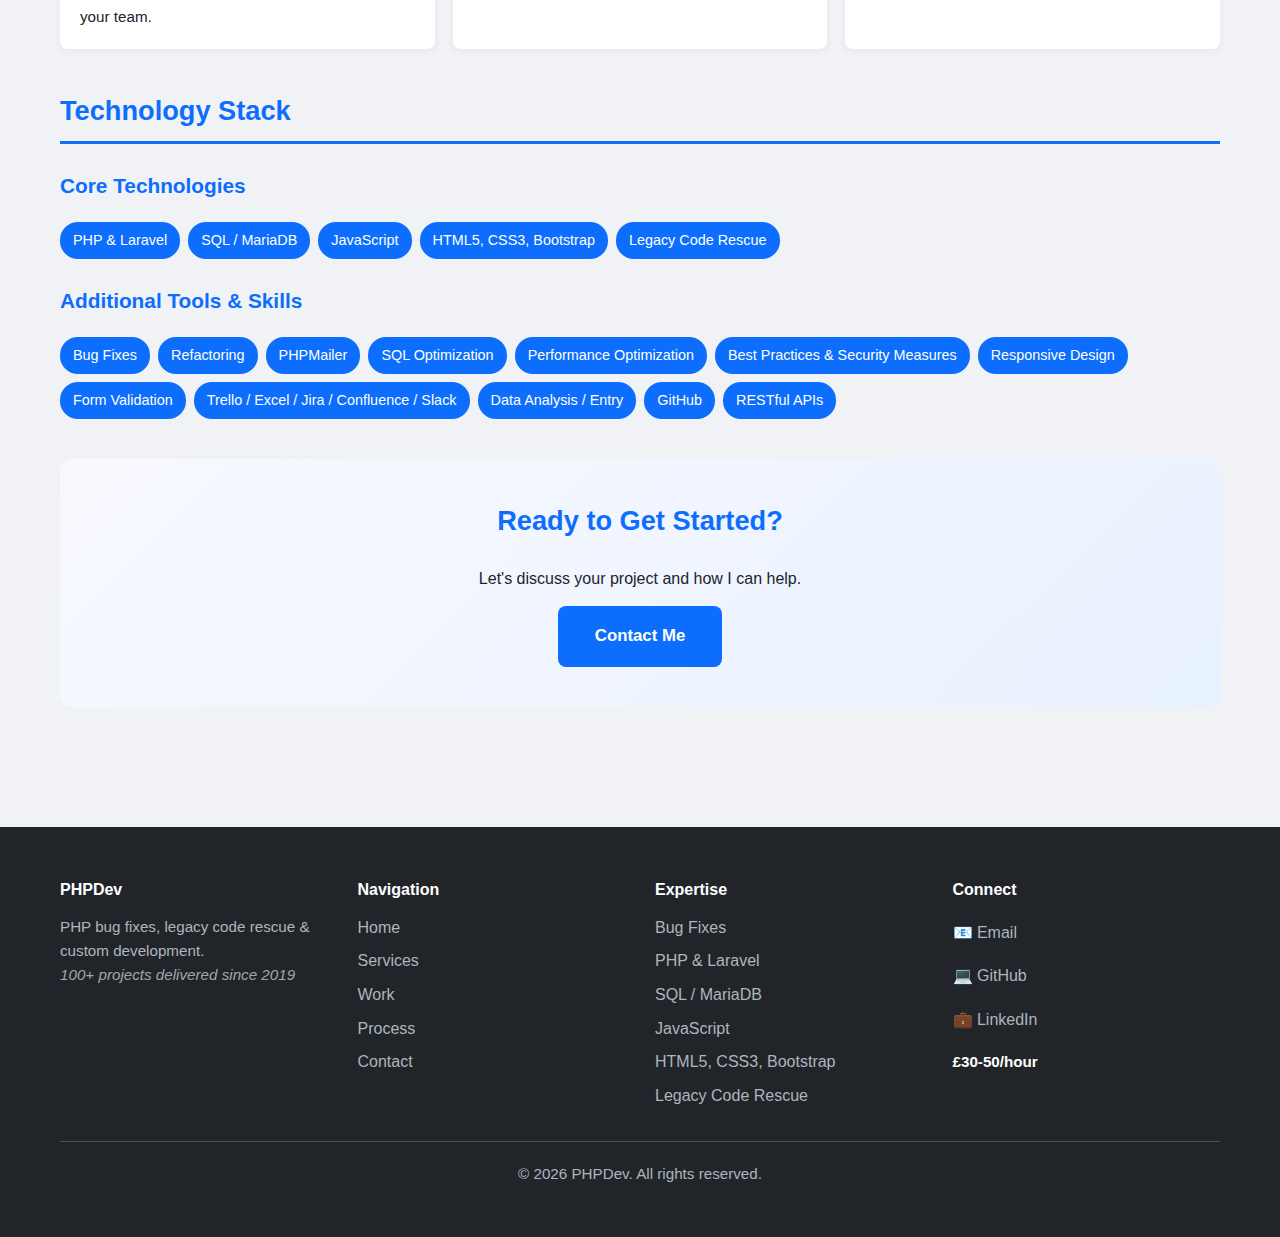
<file: services.html>
<!DOCTYPE html>
<html lang="en">
<head>
<meta charset="UTF-8">
<meta name="viewport" content="width=device-width, initial-scale=1.0">
<meta name="description" content="PHP development services: emergency bug fixes, legacy code rescue, Laravel development, database optimization, and more.">
<title>Services | PHP Developer</title>
<link rel="stylesheet" href="style.css">
</head>
<body>

<nav>
  <div class="container">
    <div class="logo">PHPDev</div>
    <button class="mobile-toggle" aria-label="Toggle navigation">
      <span></span>
      <span></span>
      <span></span>
    </button>
    <ul class="nav-menu">
      <li><a href="index.html">Home</a></li>
      <li><a href="services.html" class="active">Services</a></li>
      <li><a href="work.html">Work</a></li>
      <li><a href="process.html">Process</a></li>
      <li><a href="contact.html">Contact</a></li>
    </ul>
  </div>
</nav>

<div class="page-header">
  <h1>Services</h1>
  <p>From urgent bug fixes to complete custom applications—reliable PHP solutions delivered fast.</p>
</div>

<div class="container">
  <section class="service-category">
    <h2>Bug Fixes & Maintenance</h2>
    <p>Most of my work is fixing broken code and maintaining existing applications. This is where I excel.</p>
    <div class="services">
      <div class="service-box">
        <h4>🔴 Emergency Bug Fixes</h4>
        <p>Critical errors breaking your site? Pages not loading? Forms not working? I diagnose and fix urgent problems fast—most resolved same-day.</p>
      </div>
      <div class="service-box">
        <h4>🔧 Legacy Code Rescue</h4>
        <p>Track down bugs in old PHP code that nobody wants to touch. I work with messy, undocumented codebases and get them working again.</p>
      </div>
      <div class="service-box">
        <h4>⚡ Performance Optimization</h4>
        <p>Slow queries? Pages timing out? Memory errors? I identify bottlenecks and optimize code for better performance.</p>
      </div>
      <div class="service-box">
        <h4>♻️ Code Refactoring</h4>
        <p>Clean up messy code, improve security, remove technical debt. Make your codebase easier to maintain without breaking existing functionality.</p>
      </div>
      <div class="service-box">
        <h4>🔒 Security Fixes</h4>
        <p>Patch SQL injection vulnerabilities, fix XSS issues, secure file uploads, improve authentication. Make your app safe from common attacks.</p>
      </div>
    </div>
  </section>

  <section class="service-category">
    <h2>Custom Development</h2>
    <div class="highlight-box">
      <p><strong>For complex applications, I use Laravel.</strong> It's a modern PHP framework that provides structure, security, and best practices out of the box. For simpler projects or when working with existing code, I work in standard PHP. The goal is always the same: clean, working code that solves your problem.</p>
    </div>
    <div class="services">
      <div class="service-box">
        <h4>🏗️ Full Application Development</h4>
        <p>Build complete web applications from scratch. Database design, backend logic, frontend implementation, UX focus, responsive design and testing — delivered in days, not weeks.</p>
      </div>
      <div class="service-box">
        <h4>✨ Feature Development</h4>
        <p>Add new functionality to existing applications. User management, reporting systems, integrations, dashboards — almost anything you need built.</p>
      </div>
      <div class="service-box">
        <h4>🔌 API Development</h4>
        <p>Build RESTful APIs for mobile apps or third-party integrations. Clean, documented endpoints with proper authentication and error handling.</p>
      </div>
      <div class="service-box">
        <h4>🗄️ Database Design</h4>
        <p>Design efficient database structures from scratch. Proper relationships, indexing, and data integrity.</p>
      </div>
      <div class="service-box">
        <h4>⚙️ Admin Panels & Dashboards</h4>
        <p>Build backend interfaces for managing content, users, orders, or data. Clean, functional interfaces that make administration easy.</p>
      </div>
    </div>
  </section>

  <section class="service-category">
    <h2>Additional Services</h2>
    <div class="services">
      <div class="service-box">
        <h4>📋 Project Management</h4>
        <p>Set up development workflows, track bugs and features, coordinate team work. I can manage your development project or set up systems for your team.</p>
      </div>
      <div class="service-box">
        <h4>📚 Technical Documentation</h4>
        <p>Write clear documentation for APIs, codebases, deployment processes. Make knowledge accessible for your team or future developers.</p>
      </div>
      <div class="service-box">
        <h4>📊 Data Analysis & Reporting</h4>
        <p>Extract insights from databases, build custom reports, create dashboards. Turn your data into actionable information.</p>
      </div>
    </div>
  </section>

  <section class="service-category">
    <h2>Technology Stack</h2>
    
    <h3>Core Technologies</h3>
    <div class="tech-badges">
      <span>PHP & Laravel</span>
      <span>SQL / MariaDB</span>
      <span>JavaScript</span>
      <span>HTML5, CSS3, Bootstrap</span>
      <span>Legacy Code Rescue</span>
    </div>

    <h3>Additional Tools & Skills</h3>
    <div class="tech-badges">
      <span>Bug Fixes</span>
      <span>Refactoring</span>
      <span>PHPMailer</span>
      <span>SQL Optimization</span>
      <span>Performance Optimization</span>
      <span>Best Practices & Security Measures</span>
      <span>Responsive Design</span>
      <span>Form Validation</span>
      <span>Trello / Excel / Jira / Confluence / Slack</span>
      <span>Data Analysis / Entry</span>
      <span>GitHub</span>
      <span>RESTful APIs</span>
    </div>
  </section>

  <section class="cta-section">
    <h2>Ready to Get Started?</h2>
    <p>Let's discuss your project and how I can help.</p>
    <a href="contact.html" class="btn btn-primary">Contact Me</a>
  </section>
</div>

<footer>
  <div class="container">
    <div class="footer-grid">
      <div class="footer-col">
        <h4>PHPDev</h4>
        <p>PHP bug fixes, legacy code rescue & custom development.</p>
        <p class="footer-tagline">100+ projects delivered since 2019</p>
      </div>
      <div class="footer-col">
        <h4>Navigation</h4>
        <ul>
          <li><a href="index.html">Home</a></li>
          <li><a href="services.html">Services</a></li>
          <li><a href="work.html">Work</a></li>
          <li><a href="process.html">Process</a></li>
          <li><a href="contact.html">Contact</a></li>
        </ul>
      </div>
      <div class="footer-col">
        <h4>Expertise</h4>
        <ul>
          <li>Bug Fixes</li>
          <li>PHP & Laravel</li>
          <li>SQL / MariaDB</li>
          <li>JavaScript</li>
          <li>HTML5, CSS3, Bootstrap</li>
          <li>Legacy Code Rescue</li>
        </ul>
      </div>
      <div class="footer-col">
        <h4>Connect</h4>
        <ul class="social-links">
          <li><a href="mailto:phpdev2026@outlook.com">📧 Email</a></li>
          <li><a href="https://www.github.com/PHPDev2026" target="_blank" rel="noopener">💻 GitHub</a></li>
          <li><a href="https://www.linkedin.com/in/hasan-g-4731953a6/" target="_blank" rel="noopener">💼 LinkedIn</a></li>
        </ul>
        <p class="rate-info">£30-50/hour</p>
      </div>
    </div>
    <div class="footer-bottom">
      <p>&copy; 2026 PHPDev. All rights reserved.</p>
    </div>
  </div>
</footer>

<script>
// Mobile menu toggle
document.querySelector('.mobile-toggle').addEventListener('click', function() {
  document.querySelector('.nav-menu').classList.toggle('active');
  this.classList.toggle('active');
});
</script>

</body>
</html>
</file>
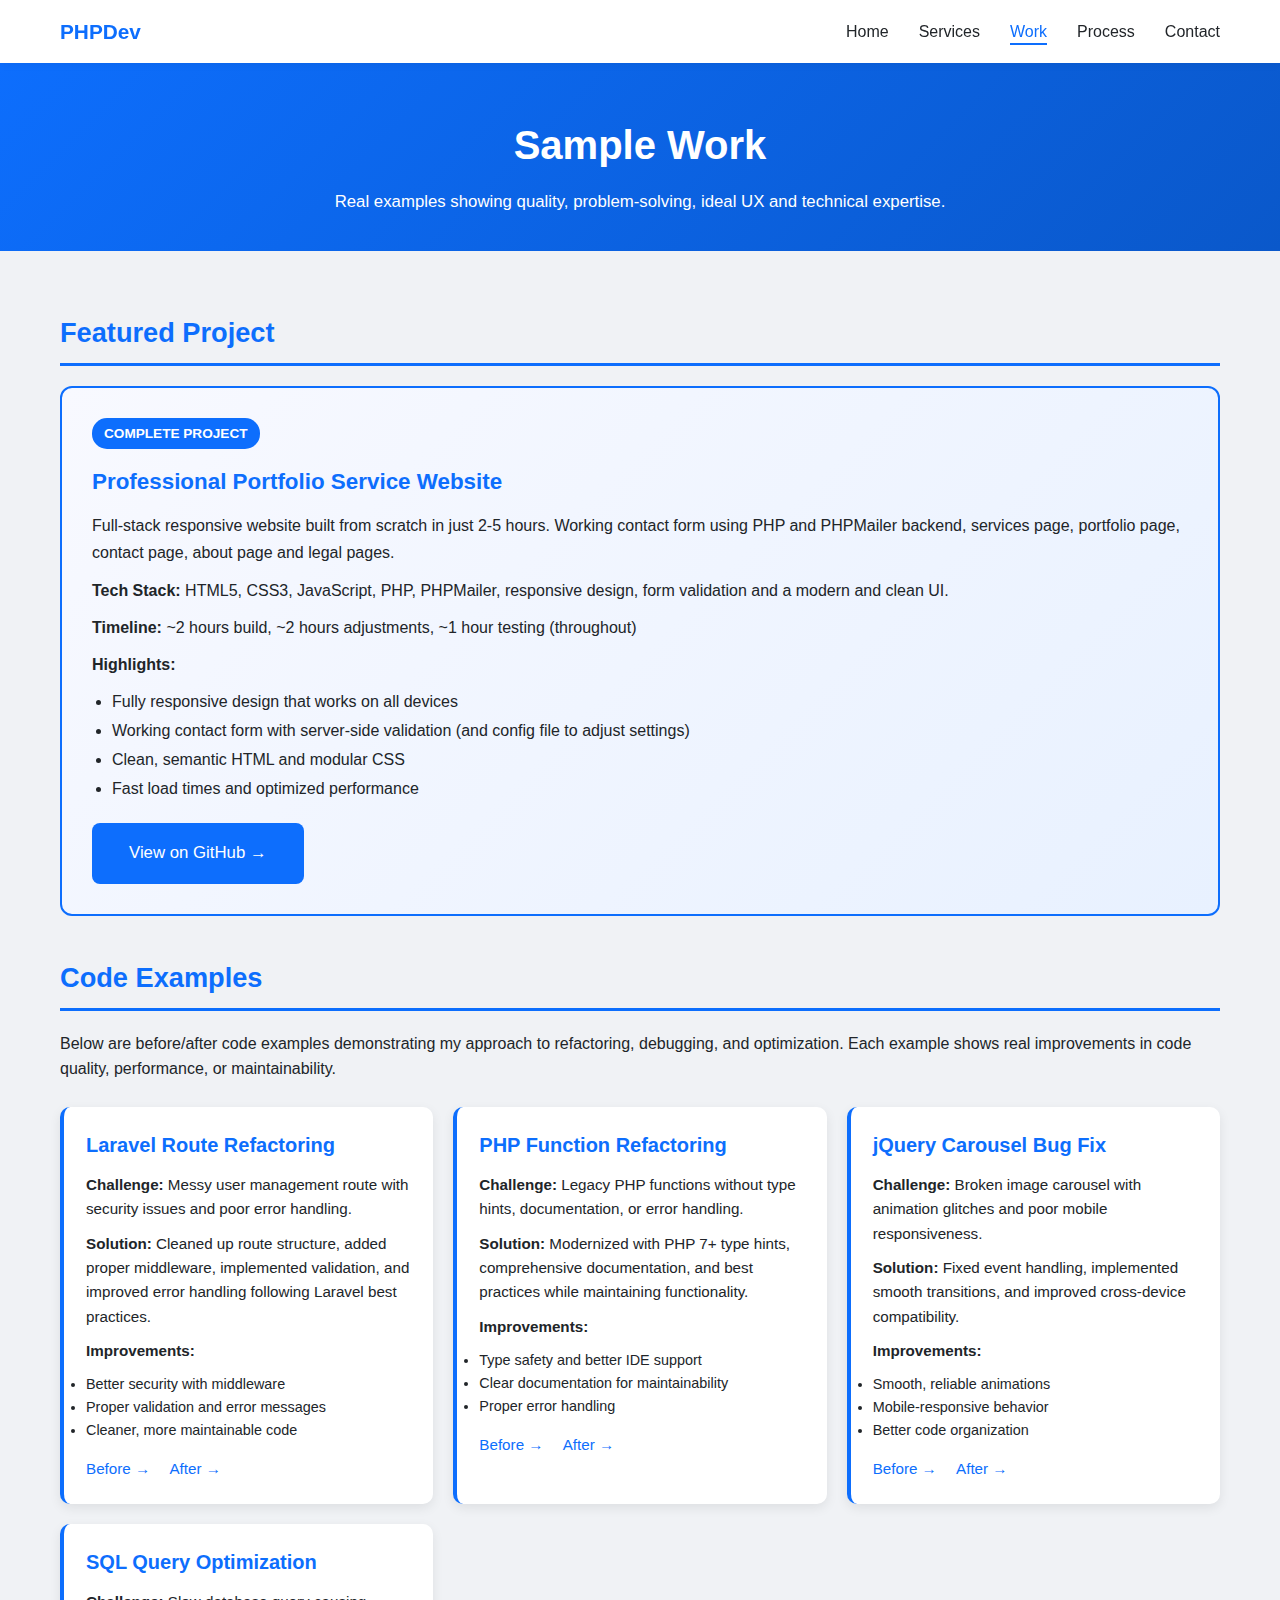
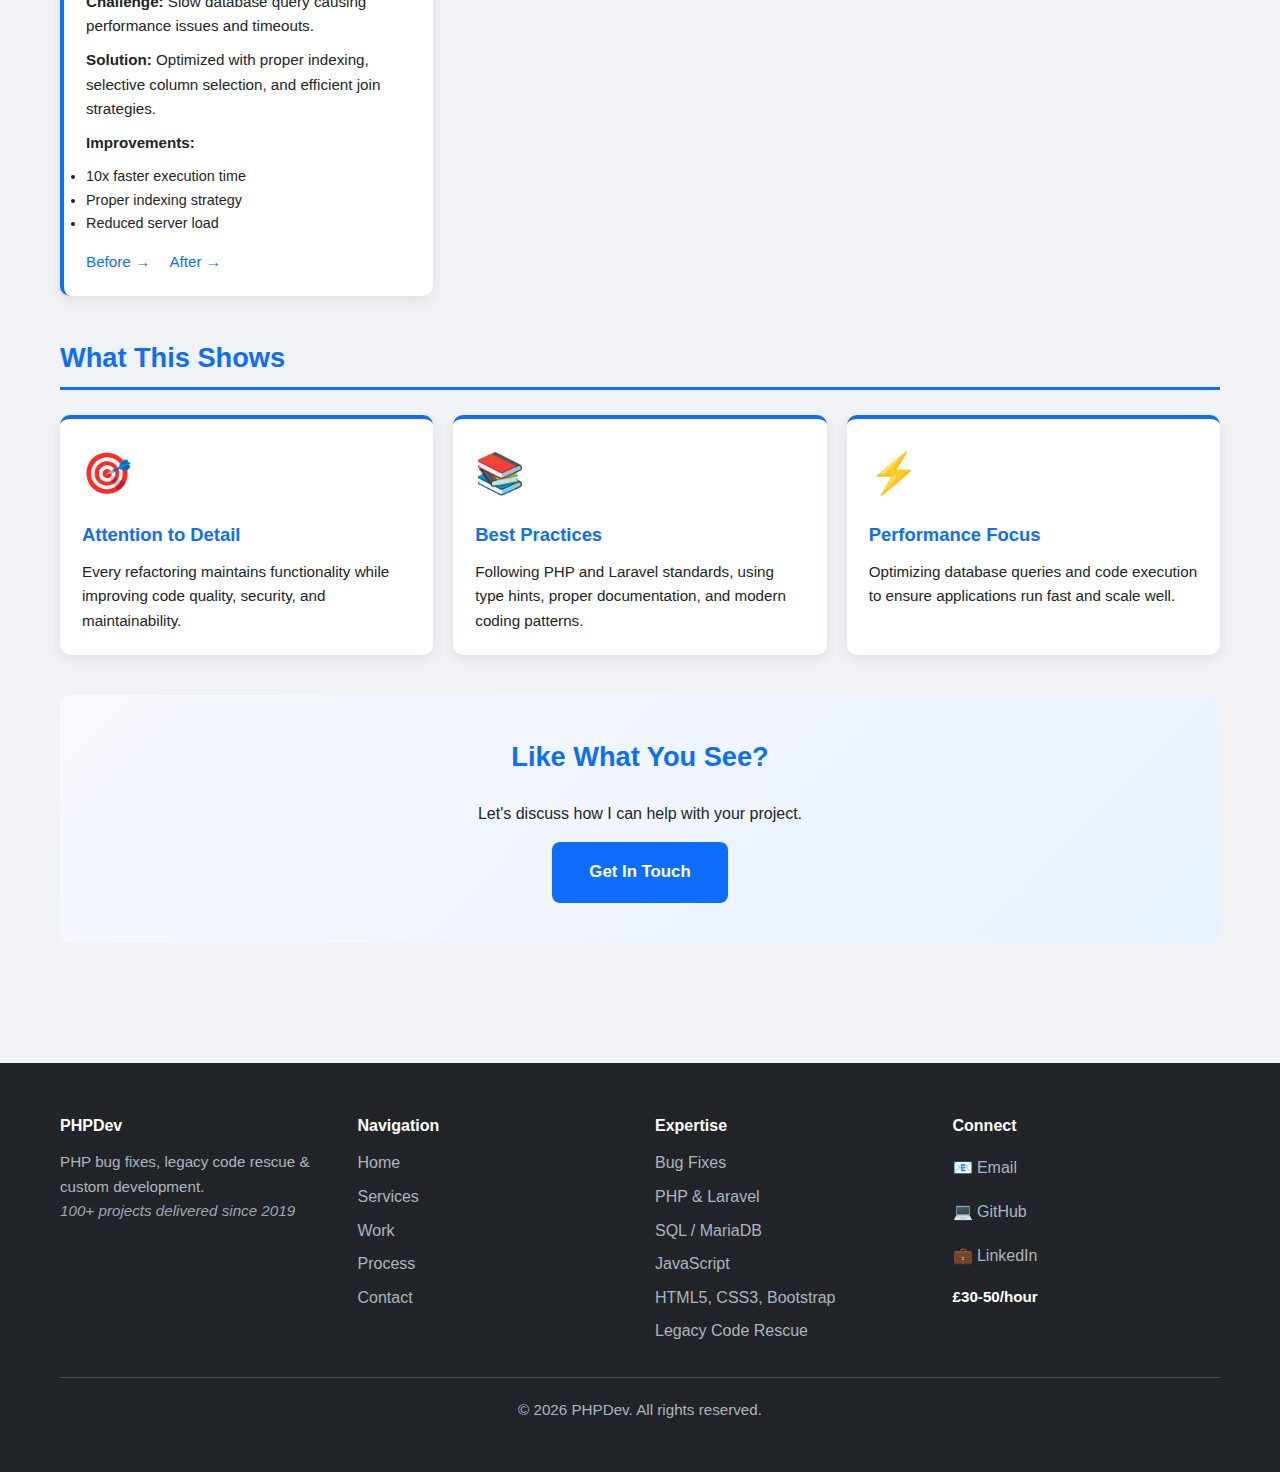
<file: work.html>
<!DOCTYPE html>
<html lang="en">
<head>
<meta charset="UTF-8">
<meta name="viewport" content="width=device-width, initial-scale=1.0">
<meta name="description" content="Sample work showcasing PHP bug fixes, code refactoring, and custom development projects.">
<title>Sample Work | PHP Developer</title>
<link rel="stylesheet" href="style.css">
</head>
<body>

<nav>
  <div class="container">
    <div class="logo">PHPDev</div>
    <button class="mobile-toggle" aria-label="Toggle navigation">
      <span></span>
      <span></span>
      <span></span>
    </button>
    <ul class="nav-menu">
      <li><a href="index.html">Home</a></li>
      <li><a href="services.html">Services</a></li>
      <li><a href="work.html" class="active">Work</a></li>
      <li><a href="process.html">Process</a></li>
      <li><a href="contact.html">Contact</a></li>
    </ul>
  </div>
</nav>

<div class="page-header">
  <h1>Sample Work</h1>
  <p>Real examples showing quality, problem-solving, ideal UX and technical expertise.</p>
</div>

<div class="container">
  <section>
    <h2>Featured Project</h2>
    
    <div class="featured-project">
      <span class="featured-badge">COMPLETE PROJECT</span>
      <h3>Professional Portfolio Service Website</h3>
      <p>Full-stack responsive website built from scratch in just 2-5 hours. Working contact form using PHP and PHPMailer backend, services page, portfolio page, contact page, about page and legal pages.</p>
      <p><strong>Tech Stack:</strong> HTML5, CSS3, JavaScript, PHP, PHPMailer, responsive design, form validation and a modern and clean UI.</p>
      <p><strong>Timeline:</strong> ~2 hours build, ~2 hours adjustments, ~1 hour testing (throughout)</p>
      <p><strong>Highlights:</strong></p>
      <ul style="margin: 10px 0 20px 20px; line-height: 1.8;">
        <li>Fully responsive design that works on all devices</li>
        <li>Working contact form with server-side validation (and config file to adjust settings)</li>
        <li>Clean, semantic HTML and modular CSS</li>
        <li>Fast load times and optimized performance</li>
      </ul>
      <div class="project-links">
        <a href="https://github.com/LaravelDev2026/professional-service-website" target="_blank" rel="noopener" class="btn btn-primary">View on GitHub →</a>
      </div>
    </div>
  </section>

  <section>
    <h2>Code Examples</h2>
    <p style="margin-bottom: 25px;">Below are before/after code examples demonstrating my approach to refactoring, debugging, and optimization. Each example shows real improvements in code quality, performance, or maintainability.</p>
    
    <div class="projects">
      <div class="project-card">
        <h3>Laravel Route Refactoring</h3>
        <p><strong>Challenge:</strong> Messy user management route with security issues and poor error handling.</p>
        <p><strong>Solution:</strong> Cleaned up route structure, added proper middleware, implemented validation, and improved error handling following Laravel best practices.</p>
        <p><strong>Improvements:</strong></p>
        <ul style="margin: 10px 0; font-size: 0.9rem; line-height: 1.6;">
          <li>Better security with middleware</li>
          <li>Proper validation and error messages</li>
          <li>Cleaner, more maintainable code</li>
        </ul>
        <div class="project-links">
          <a href="./messy_user_route.php" target="_blank">Before →</a>
          <a href="./clean_user_route.php" target="_blank">After →</a>
        </div>
      </div>

      <div class="project-card">
        <h3>PHP Function Refactoring</h3>
        <p><strong>Challenge:</strong> Legacy PHP functions without type hints, documentation, or error handling.</p>
        <p><strong>Solution:</strong> Modernized with PHP 7+ type hints, comprehensive documentation, and best practices while maintaining functionality.</p>
        <p><strong>Improvements:</strong></p>
        <ul style="margin: 10px 0; font-size: 0.9rem; line-height: 1.6;">
          <li>Type safety and better IDE support</li>
          <li>Clear documentation for maintainability</li>
          <li>Proper error handling</li>
        </ul>
        <div class="project-links">
          <a href="./messy_functions.php" target="_blank">Before →</a>
          <a href="./clean_functions.php" target="_blank">After →</a>
        </div>
      </div>

      <div class="project-card">
        <h3>jQuery Carousel Bug Fix</h3>
        <p><strong>Challenge:</strong> Broken image carousel with animation glitches and poor mobile responsiveness.</p>
        <p><strong>Solution:</strong> Fixed event handling, implemented smooth transitions, and improved cross-device compatibility.</p>
        <p><strong>Improvements:</strong></p>
        <ul style="margin: 10px 0; font-size: 0.9rem; line-height: 1.6;">
          <li>Smooth, reliable animations</li>
          <li>Mobile-responsive behavior</li>
          <li>Better code organization</li>
        </ul>
        <div class="project-links">
          <a href="./messy_carousel.js" target="_blank">Before →</a>
          <a href="./clean_carousel.js" target="_blank">After →</a>
        </div>
      </div>

      <div class="project-card">
        <h3>SQL Query Optimization</h3>
        <p><strong>Challenge:</strong> Slow database query causing performance issues and timeouts.</p>
        <p><strong>Solution:</strong> Optimized with proper indexing, selective column selection, and efficient join strategies.</p>
        <p><strong>Improvements:</strong></p>
        <ul style="margin: 10px 0; font-size: 0.9rem; line-height: 1.6;">
          <li>10x faster execution time</li>
          <li>Proper indexing strategy</li>
          <li>Reduced server load</li>
        </ul>
        <div class="project-links">
          <a href="./bad_query.sql" target="_blank">Before →</a>
          <a href="./optimized_query.sql" target="_blank">After →</a>
        </div>
      </div>
    </div>
  </section>

  <section>
    <h2>What This Shows</h2>
    <div class="why-grid">
      <div class="why-card">
        <div class="card-icon">🎯</div>
        <h3>Attention to Detail</h3>
        <p>Every refactoring maintains functionality while improving code quality, security, and maintainability.</p>
      </div>
      <div class="why-card">
        <div class="card-icon">📚</div>
        <h3>Best Practices</h3>
        <p>Following PHP and Laravel standards, using type hints, proper documentation, and modern coding patterns.</p>
      </div>
      <div class="why-card">
        <div class="card-icon">⚡</div>
        <h3>Performance Focus</h3>
        <p>Optimizing database queries and code execution to ensure applications run fast and scale well.</p>
      </div>
    </div>
  </section>

  <section class="cta-section">
    <h2>Like What You See?</h2>
    <p>Let's discuss how I can help with your project.</p>
    <a href="contact.html" class="btn btn-primary">Get In Touch</a>
  </section>
</div>

<footer>
  <div class="container">
    <div class="footer-grid">
      <div class="footer-col">
        <h4>PHPDev</h4>
        <p>PHP bug fixes, legacy code rescue & custom development.</p>
        <p class="footer-tagline">100+ projects delivered since 2019</p>
      </div>
      <div class="footer-col">
        <h4>Navigation</h4>
        <ul>
          <li><a href="index.html">Home</a></li>
          <li><a href="services.html">Services</a></li>
          <li><a href="work.html">Work</a></li>
          <li><a href="process.html">Process</a></li>
          <li><a href="contact.html">Contact</a></li>
        </ul>
      </div>
      <div class="footer-col">
        <h4>Expertise</h4>
        <ul>
          <li>Bug Fixes</li>
          <li>PHP & Laravel</li>
          <li>SQL / MariaDB</li>
          <li>JavaScript</li>
          <li>HTML5, CSS3, Bootstrap</li>
          <li>Legacy Code Rescue</li>
        </ul>
      </div>
      <div class="footer-col">
        <h4>Connect</h4>
        <ul class="social-links">
          <li><a href="mailto:phpdev2026@outlook.com">📧 Email</a></li>
          <li><a href="https://www.github.com/PHPDev2026" target="_blank" rel="noopener">💻 GitHub</a></li>
          <li><a href="https://www.linkedin.com/in/hasan-g-4731953a6/" target="_blank" rel="noopener">💼 LinkedIn</a></li>
        </ul>
        <p class="rate-info">£30-50/hour</p>
      </div>
    </div>
    <div class="footer-bottom">
      <p>&copy; 2026 PHPDev. All rights reserved.</p>
    </div>
  </div>
</footer>

<script>
// Mobile menu toggle
document.querySelector('.mobile-toggle').addEventListener('click', function() {
  document.querySelector('.nav-menu').classList.toggle('active');
  this.classList.toggle('active');
});
</script>

</body>
</html>
</file>
<file: style.css>
/* ============================================
   RESET & BASE STYLES
   ============================================ */
* {
  margin: 0;
  padding: 0;
  box-sizing: border-box;
}

:root {
  /* Colors */
  --primary: #0d6efd;
  --primary-dark: #0a58ca;
  --primary-light: #e8f1ff;
  --text-dark: #212529;
  --text-muted: #6c757d;
  --background: #f0f2f5;
  --white: #ffffff;
  --success: #d1e7dd;
  --success-text: #0f5132;
  --success-border: #badbcc;
  
  /* Spacing */
  --spacing-xs: 8px;
  --spacing-sm: 12px;
  --spacing-md: 20px;
  --spacing-lg: 30px;
  --spacing-xl: 40px;
  
  /* Typography */
  --font-base: 'Segoe UI', Tahoma, Geneva, Verdana, sans-serif;
  --line-height: 1.6;
  
  /* Shadows */
  --shadow-sm: 0 2px 8px rgba(0, 0, 0, 0.05);
  --shadow-md: 0 4px 12px rgba(0, 0, 0, 0.08);
  --shadow-lg: 0 6px 20px rgba(0, 0, 0, 0.12);
  
  /* Transitions */
  --transition: 0.2s ease;
}

body {
  font-family: var(--font-base);
  background: var(--background);
  color: var(--text-dark);
  line-height: var(--line-height);
}

a {
  color: var(--primary);
  text-decoration: none;
  transition: color var(--transition);
}

a:hover {
  color: var(--primary-dark);
}

img {
  max-width: 100%;
  height: auto;
}

/* ============================================
   LAYOUT
   ============================================ */
.container {
  max-width: 1200px;
  margin: 0 auto;
  padding: var(--spacing-md);
}

section {
  margin: var(--spacing-xl) 0;
}

/* ============================================
   NAVIGATION
   ============================================ */
nav {
  background: var(--white);
  box-shadow: var(--shadow-sm);
  position: sticky;
  top: 0;
  z-index: 100;
}

nav .container {
  display: flex;
  justify-content: space-between;
  align-items: center;
  padding: 15px var(--spacing-md);
}

.logo {
  font-size: 1.3rem;
  font-weight: 700;
  color: var(--primary);
}

.nav-menu {
  list-style: none;
  display: flex;
  gap: var(--spacing-lg);
}

.nav-menu li a {
  color: var(--text-dark);
  font-weight: 500;
  padding: 5px 0;
  position: relative;
}

.nav-menu li a::after {
  content: '';
  position: absolute;
  bottom: 0;
  left: 0;
  width: 0;
  height: 2px;
  background: var(--primary);
  transition: width var(--transition);
}

.nav-menu li a:hover::after,
.nav-menu li a.active::after {
  width: 100%;
}

.nav-menu li a:hover,
.nav-menu li a.active {
  color: var(--primary);
}

.mobile-toggle {
  display: none;
  flex-direction: column;
  gap: 4px;
  background: none;
  border: none;
  cursor: pointer;
  padding: 5px;
}

.mobile-toggle span {
  width: 25px;
  height: 3px;
  background: var(--text-dark);
  transition: var(--transition);
}

/* ============================================
   HERO SECTION
   ============================================ */
.hero {
  background: linear-gradient(135deg, var(--primary) 0%, var(--primary-dark) 100%);
  color: var(--white);
  padding: 80px var(--spacing-md) 60px;
}

.hero-content {
  max-width: 900px;
  margin: 0 auto;
  text-align: center;
}

.hero h1 {
  font-size: 2.8rem;
  margin-bottom: 15px;
  font-weight: 600;
}

.tagline {
  font-size: 1.3rem;
  color: var(--primary-light);
  margin-bottom: 15px;
  font-weight: 600;
}

.hero-description {
  font-size: 1.05rem;
  line-height: 1.7;
  margin-bottom: var(--spacing-lg);
  opacity: 0.95;
}

.stats {
  display: flex;
  justify-content: center;
  gap: var(--spacing-xl);
  margin: var(--spacing-lg) 0;
  flex-wrap: wrap;
}

.stat-item {
  text-align: center;
}

.stat-number {
  font-size: 2.3rem;
  font-weight: 700;
  display: block;
}

.stat-label {
  font-size: 0.9rem;
  opacity: 0.9;
}

.hero-cta {
  display: flex;
  justify-content: center;
  gap: 15px;
  margin-top: var(--spacing-lg);
  flex-wrap: wrap;
}

/* ============================================
   BUTTONS
   ============================================ */
.btn {
  display: inline-block;
  padding: 15px 35px;
  border-radius: 8px;
  font-size: 1.05rem;
  font-weight: 600;
  transition: all var(--transition);
  cursor: pointer;
  border: 2px solid transparent;
}

.btn-primary {
  background: var(--primary);
  color: var(--white);
}

.btn-primary:hover {
  background: var(--primary-dark);
  transform: translateY(-2px);
  box-shadow: var(--shadow-md);
}

.btn-secondary {
  background: var(--white);
  color: var(--primary);
}

.btn-secondary:hover {
  background: var(--primary-light);
  transform: translateY(-2px);
}

.btn-outline {
  background: transparent;
  color: var(--primary);
  border: 2px solid var(--primary);
}

.btn-outline:hover {
  background: var(--primary);
  color: var(--white);
}

/* ============================================
   PAGE HEADER (for non-home pages)
   ============================================ */
.page-header {
  text-align: center;
  padding: 50px var(--spacing-md) 35px;
  background: linear-gradient(135deg, var(--primary) 0%, var(--primary-dark) 100%);
  color: var(--white);
}

.page-header h1 {
  font-size: 2.5rem;
  margin-bottom: var(--spacing-sm);
  font-weight: 600;
}

.page-header p {
  font-size: 1.05rem;
  max-width: 700px;
  margin: 0 auto;
}

/* ============================================
   TYPOGRAPHY
   ============================================ */
h2 {
  font-size: 1.7rem;
  color: var(--primary);
  margin-bottom: var(--spacing-md);
  padding-bottom: 8px;
  border-bottom: 3px solid var(--primary);
}

h3 {
  color: var(--primary);
  margin: 25px 0 15px;
  font-size: 1.3rem;
}

h4 {
  color: var(--primary);
  font-size: 1.1rem;
  margin-bottom: 10px;
}

/* ============================================
   CARDS & GRIDS
   ============================================ */
.why-grid,
.services-grid {
  display: grid;
  grid-template-columns: repeat(auto-fit, minmax(280px, 1fr));
  gap: var(--spacing-md);
  margin: 25px 0;
}

.why-card {
  background: var(--white);
  padding: 22px;
  border-radius: 10px;
  box-shadow: var(--shadow-md);
  border-top: 4px solid var(--primary);
  transition: transform var(--transition);
}

.why-card:hover {
  transform: translateY(-3px);
}

.card-icon {
  font-size: 2.5rem;
  margin-bottom: 15px;
}

.why-card h3 {
  margin: 0 0 10px;
  font-size: 1.15rem;
}

.why-card p {
  margin: 0;
  line-height: 1.6;
  font-size: 0.95rem;
}

.service-preview {
  background: var(--white);
  padding: var(--spacing-md);
  border-radius: 8px;
  box-shadow: var(--shadow-sm);
  transition: all var(--transition);
  border-left: 4px solid var(--primary);
}

.service-preview:hover {
  box-shadow: var(--shadow-md);
  transform: translateY(-3px);
}

.service-preview h3 {
  margin: 0 0 10px;
  font-size: 1.1rem;
}

.service-preview p {
  margin: 0;
  font-size: 0.95rem;
  color: var(--text-muted);
}

/* ============================================
   PROJECT CARDS
   ============================================ */
.projects {
  display: grid;
  grid-template-columns: repeat(auto-fit, minmax(300px, 1fr));
  gap: var(--spacing-md);
}

.project-card {
  background: var(--white);
  padding: 22px;
  border-radius: 10px;
  box-shadow: var(--shadow-md);
  border-left: 4px solid var(--primary);
  transition: all var(--transition);
}

.project-card:hover {
  transform: translateY(-4px);
  box-shadow: var(--shadow-lg);
}

.project-card h3 {
  margin: 0 0 var(--spacing-sm);
  font-size: 1.25rem;
}

.project-card p {
  margin: 10px 0;
  font-size: 0.95rem;
  line-height: 1.6;
}

.project-links {
  margin-top: 15px;
  font-size: 0.95rem;
}

.project-links a {
  margin-right: 15px;
  font-weight: 500;
}

/* ============================================
   FEATURED PROJECT
   ============================================ */
.featured-project {
  background: linear-gradient(135deg, #f8f9ff 0%, var(--primary-light) 100%);
  padding: var(--spacing-lg);
  border-radius: 12px;
  border: 2px solid var(--primary);
  margin-bottom: 35px;
}

.featured-badge {
  background: var(--primary);
  color: var(--white);
  padding: 5px var(--spacing-sm);
  border-radius: 15px;
  font-size: 0.85rem;
  font-weight: 600;
  display: inline-block;
}

.featured-project h3 {
  margin: 15px 0 var(--spacing-sm);
  font-size: 1.4rem;
}

.featured-project p {
  margin: 10px 0;
  line-height: 1.7;
}

/* ============================================
   CTA SECTION
   ============================================ */
.cta-section {
  text-align: center;
  background: linear-gradient(135deg, #f8f9ff 0%, var(--primary-light) 100%);
  padding: var(--spacing-xl) var(--spacing-md);
  border-radius: 12px;
  margin: var(--spacing-xl) 0;
}

.cta-section h2 {
  border: none;
  margin-bottom: 15px;
}

.cta-section .btn {
  margin-top: 15px;
}

/* ============================================
   PROCESS STEPS
   ============================================ */
.process-steps {
  margin: 25px 0;
}

.process-step {
  display: flex;
  gap: var(--spacing-md);
  margin-bottom: 25px;
  align-items: flex-start;
}

.step-number {
  background: var(--primary);
  color: var(--white);
  width: 45px;
  height: 45px;
  border-radius: 50%;
  display: flex;
  align-items: center;
  justify-content: center;
  font-weight: 700;
  flex-shrink: 0;
  font-size: 1.2rem;
}

.step-content {
  flex: 1;
  background: var(--white);
  padding: 18px;
  border-radius: 8px;
  box-shadow: var(--shadow-sm);
}

.step-content h4 {
  margin: 0 0 var(--spacing-xs);
  font-size: 1.15rem;
}

.step-content p {
  margin: 0;
  line-height: 1.7;
  font-size: 0.95rem;
}

/* ============================================
   FAQ
   ============================================ */
.faq-item {
  background: var(--white);
  padding: var(--spacing-md);
  border-radius: 8px;
  margin-bottom: 15px;
  box-shadow: var(--shadow-sm);
  transition: box-shadow var(--transition);
}

.faq-item:hover {
  box-shadow: var(--shadow-md);
}

.faq-item h4 {
  margin-bottom: 10px;
}

.faq-item p {
  margin: 0;
  line-height: 1.7;
  font-size: 0.95rem;
}

/* ============================================
   CONTACT PAGE
   ============================================ */
.contact-content {
  max-width: 800px;
  margin: var(--spacing-xl) auto;
}

.contact-box {
  background: var(--white);
  padding: 35px;
  border-radius: 12px;
  box-shadow: var(--shadow-lg);
  text-align: center;
}

.contact-item {
  margin: 25px 0;
  padding: var(--spacing-md);
  background: #f8f9ff;
  border-radius: 8px;
  transition: transform var(--transition);
}

.contact-item:hover {
  transform: translateY(-3px);
}

.contact-item h3 {
  margin: 0 0 10px;
  font-size: 1.2rem;
}

.contact-item a {
  font-size: 1.1rem;
  font-weight: 500;
}

.contact-item p {
  margin: var(--spacing-xs) 0 0;
  color: var(--text-muted);
  font-size: 0.95rem;
}

.availability {
  background: var(--success);
  color: var(--success-text);
  padding: var(--spacing-md);
  border-radius: 8px;
  margin: var(--spacing-lg) 0;
  text-align: center;
  border: 2px solid var(--success-border);
}

.availability h3 {
  margin: 0 0 var(--spacing-xs);
  font-size: 1.2rem;
  color: var(--success-text);
}

.availability p {
  margin: 0;
  font-size: 0.95rem;
}

.rate-box {
  background: linear-gradient(135deg, var(--primary) 0%, var(--primary-dark) 100%);
  color: var(--white);
  padding: var(--spacing-lg);
  border-radius: 12px;
  margin-top: var(--spacing-lg);
  text-align: center;
}

.rate-box h3 {
  margin: 0 0 var(--spacing-md);
  font-size: 1.4rem;
  color: var(--white);
}

.rate-box .price {
  font-size: 2.2rem;
  font-weight: 700;
  margin: 15px 0;
}

.pricing-grid {
  display: grid;
  grid-template-columns: repeat(auto-fit, minmax(200px, 1fr));
  gap: 15px;
  margin: var(--spacing-md) 0;
  text-align: left;
}

.pricing-item {
  background: rgba(255, 255, 255, 0.1);
  padding: 15px;
  border-radius: 8px;
}

.pricing-item strong {
  display: block;
  margin-bottom: 5px;
  font-size: 1.05rem;
}

.pricing-item span {
  font-size: 0.9rem;
  opacity: 0.95;
}

.what-to-include {
  text-align: center;
  margin-top: var(--spacing-xl);
  padding: var(--spacing-lg);
  background: var(--white);
  border-radius: 10px;
  box-shadow: var(--shadow-sm);
}

.what-to-include h3 {
  margin-bottom: 15px;
}

.what-to-include ul {
  text-align: left;
  max-width: 600px;
  margin: 0 auto;
  line-height: 2;
}

.what-to-include p {
  margin-top: var(--spacing-md);
  color: var(--text-muted);
  font-size: 0.95rem;
}

/* ============================================
   SERVICES PAGE
   ============================================ */
.services {
  display: grid;
  grid-template-columns: repeat(auto-fit, minmax(280px, 1fr));
  gap: 18px;
  margin: var(--spacing-md) 0;
}

.service-box {
  background: var(--white);
  padding: var(--spacing-md);
  border-radius: 8px;
  box-shadow: var(--shadow-sm);
  transition: transform var(--transition);
}

.service-box:hover {
  transform: translateY(-3px);
}

.service-box h4 {
  margin: 0 0 10px;
}

.service-box p {
  margin: 0;
  font-size: 0.95rem;
  line-height: 1.6;
}

.highlight-box {
  background: #f8f9ff;
  padding: 25px;
  border-radius: 10px;
  border-left: 4px solid var(--primary);
  margin: var(--spacing-md) 0;
}

.highlight-box p {
  margin: 0;
  line-height: 1.7;
}

.highlight-box strong {
  color: var(--primary);
}

.tech-badges {
  display: flex;
  flex-wrap: wrap;
  gap: var(--spacing-xs);
  margin: var(--spacing-md) 0;
}

.tech-badges span {
  background: var(--primary);
  color: var(--white);
  padding: 7px 13px;
  border-radius: 18px;
  font-size: 0.9rem;
  font-weight: 500;
}

/* ============================================
   UTILITIES
   ============================================ */
.text-center {
  text-align: center;
}

/* ============================================
   FOOTER
   ============================================ */
footer {
  background: var(--text-dark);
  color: #adb5bd;
  padding: var(--spacing-lg) var(--spacing-md);
  margin-top: 60px;
}

footer .container {
  max-width: 1200px;
  margin: 0 auto;
}

.footer-grid {
  display: grid;
  grid-template-columns: repeat(auto-fit, minmax(200px, 1fr));
  gap: var(--spacing-lg);
}

footer h4 {
  color: var(--white);
  margin-bottom: var(--spacing-sm);
  font-size: 1rem;
}

footer p {
  font-size: 0.95rem;
  line-height: 1.6;
}

.footer-tagline {
  font-style: italic;
  opacity: 0.9;
}

footer ul {
  list-style: none;
}

footer ul li {
  margin-bottom: var(--spacing-xs);
}

footer ul li a {
  color: #adb5bd;
  transition: color var(--transition);
}

footer ul li a:hover {
  color: var(--white);
}

.social-links a {
  display: inline-block;
  padding: 5px 0;
}

.rate-info {
  margin-top: var(--spacing-sm);
  font-weight: 600;
  color: var(--white);
}

.footer-bottom {
  text-align: center;
  margin-top: 25px;
  padding-top: var(--spacing-md);
  border-top: 1px solid #495057;
  font-size: 0.9rem;
}

/* ============================================
   RESPONSIVE DESIGN
   ============================================ */
@media (max-width: 768px) {
  /* Navigation */
  .nav-menu {
    display: none;
    flex-direction: column;
    position: absolute;
    top: 60px;
    left: 0;
    right: 0;
    background: var(--white);
    padding: var(--spacing-md);
    box-shadow: var(--shadow-md);
    gap: 15px;
  }
  
  .nav-menu.active {
    display: flex;
  }
  
  .mobile-toggle {
    display: flex;
  }
  
  .mobile-toggle.active span:nth-child(1) {
    transform: rotate(45deg) translate(5px, 5px);
  }
  
  .mobile-toggle.active span:nth-child(2) {
    opacity: 0;
  }
  
  .mobile-toggle.active span:nth-child(3) {
    transform: rotate(-45deg) translate(5px, -5px);
  }
  
  /* Hero */
  .hero h1 {
    font-size: 2rem;
  }
  
  .tagline {
    font-size: 1.1rem;
  }
  
  .stats {
    gap: var(--spacing-md);
  }
  
  /* Page Header */
  .page-header h1 {
    font-size: 2rem;
  }
  
  /* Process Steps */
  .process-step {
    flex-direction: column;
    align-items: center;
    text-align: center;
  }
  
  /* Pricing Grid */
  .pricing-grid {
    grid-template-columns: 1fr;
  }
  
  /* Projects */
  .projects {
    grid-template-columns: 1fr;
  }
  
  /* Footer */
  .footer-grid {
    grid-template-columns: 1fr;
    text-align: center;
  }
}
</file>
